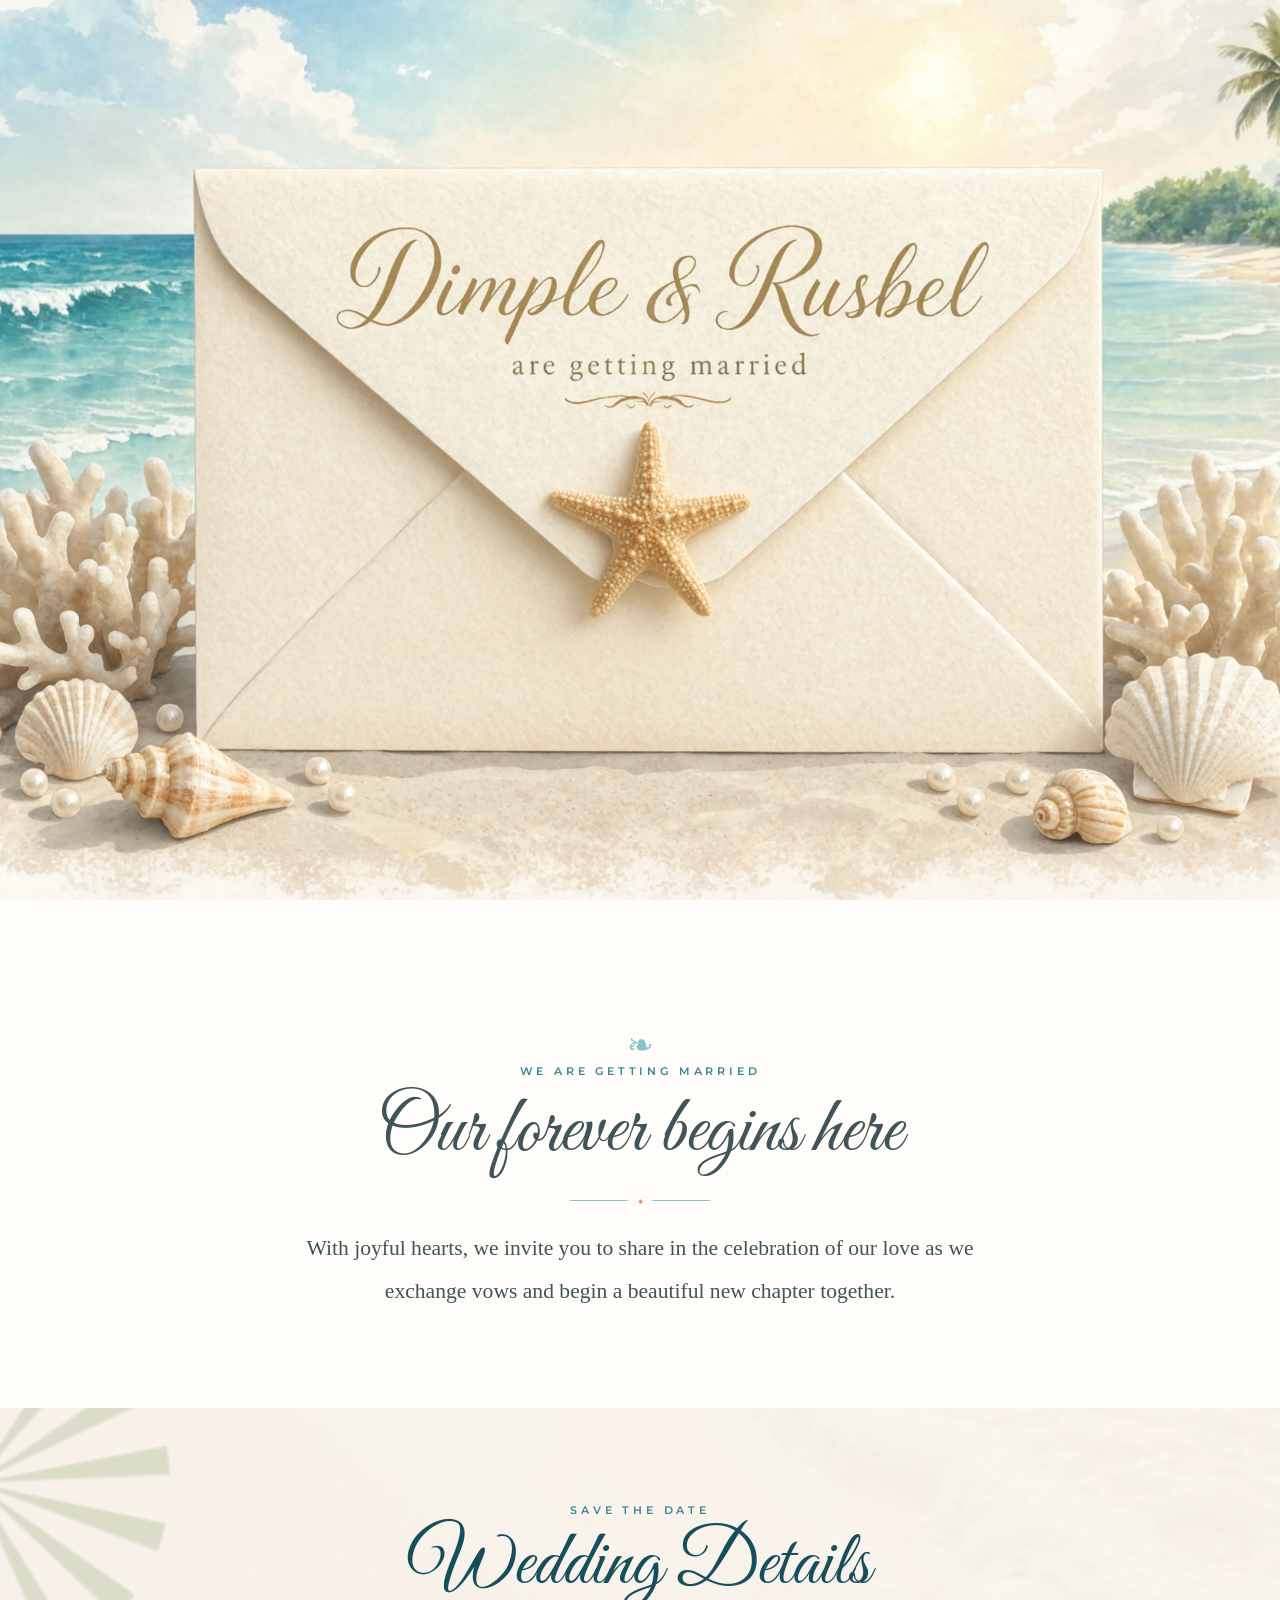
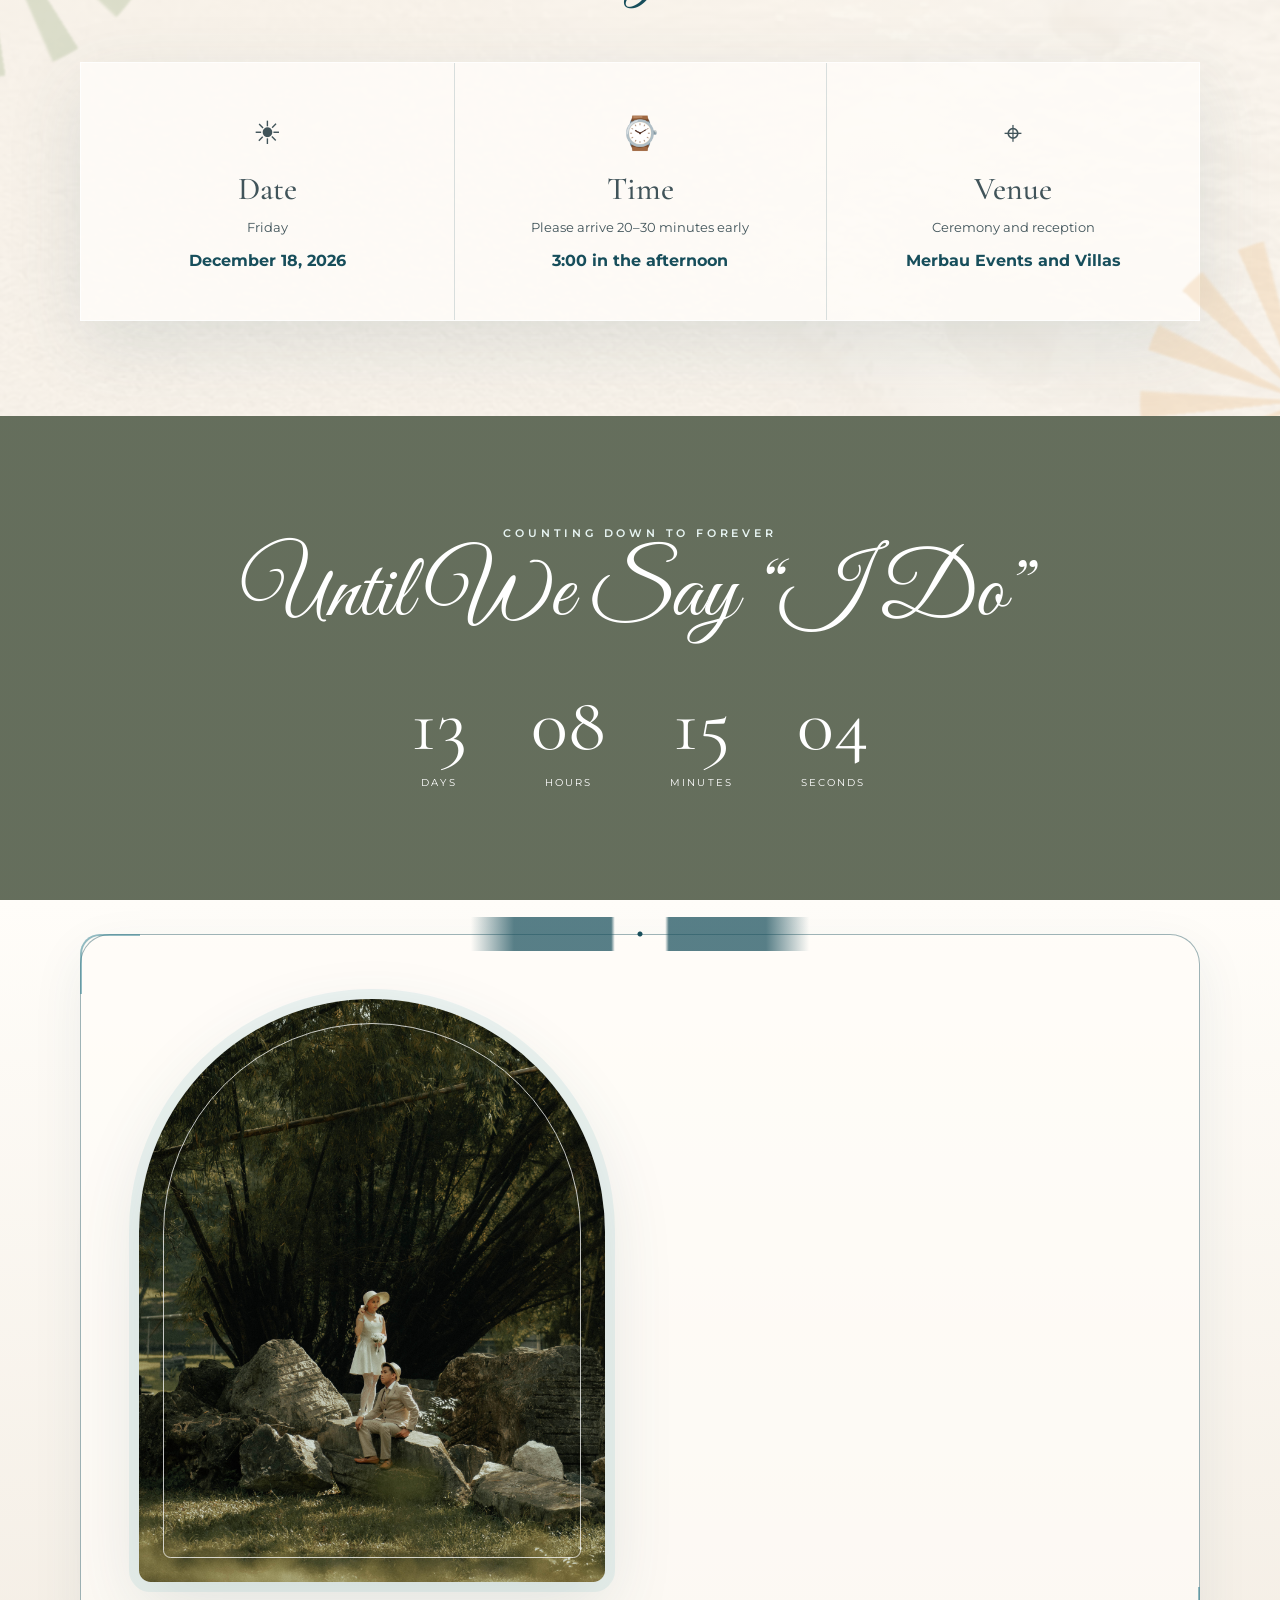
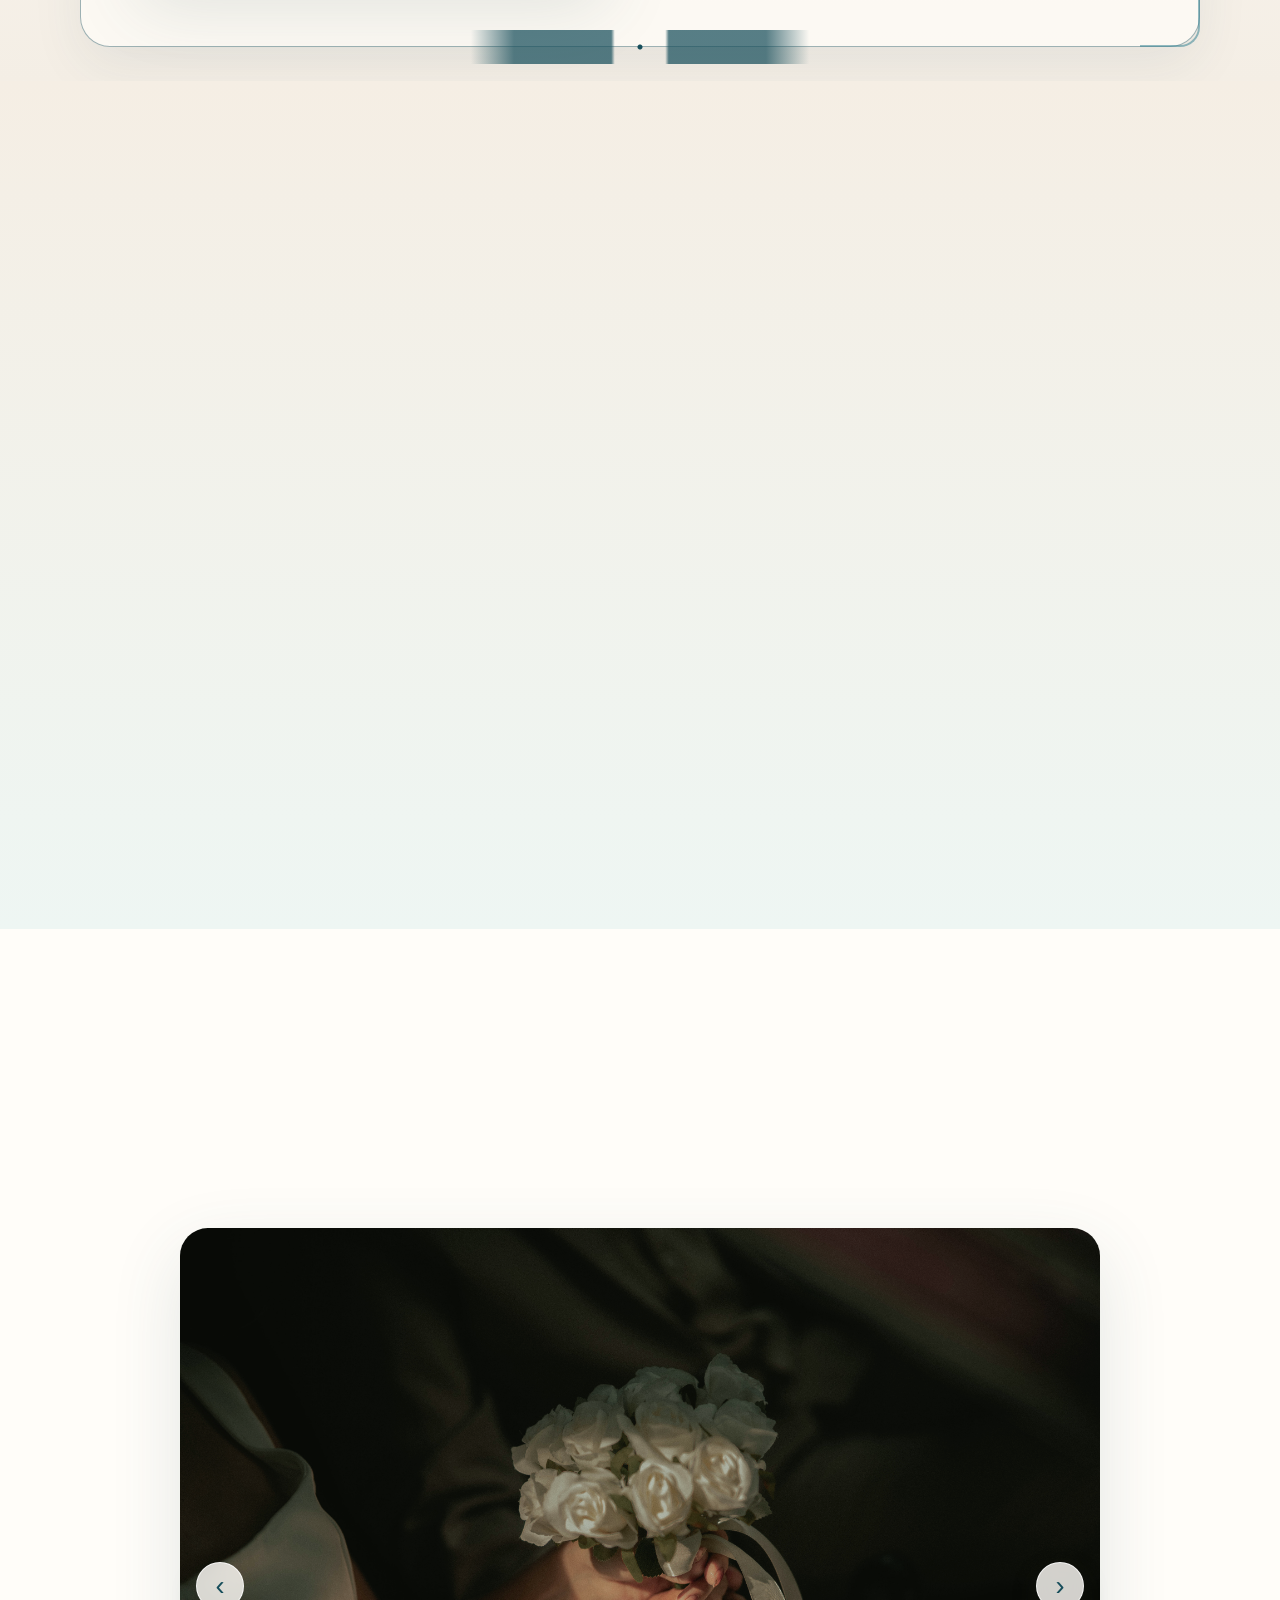
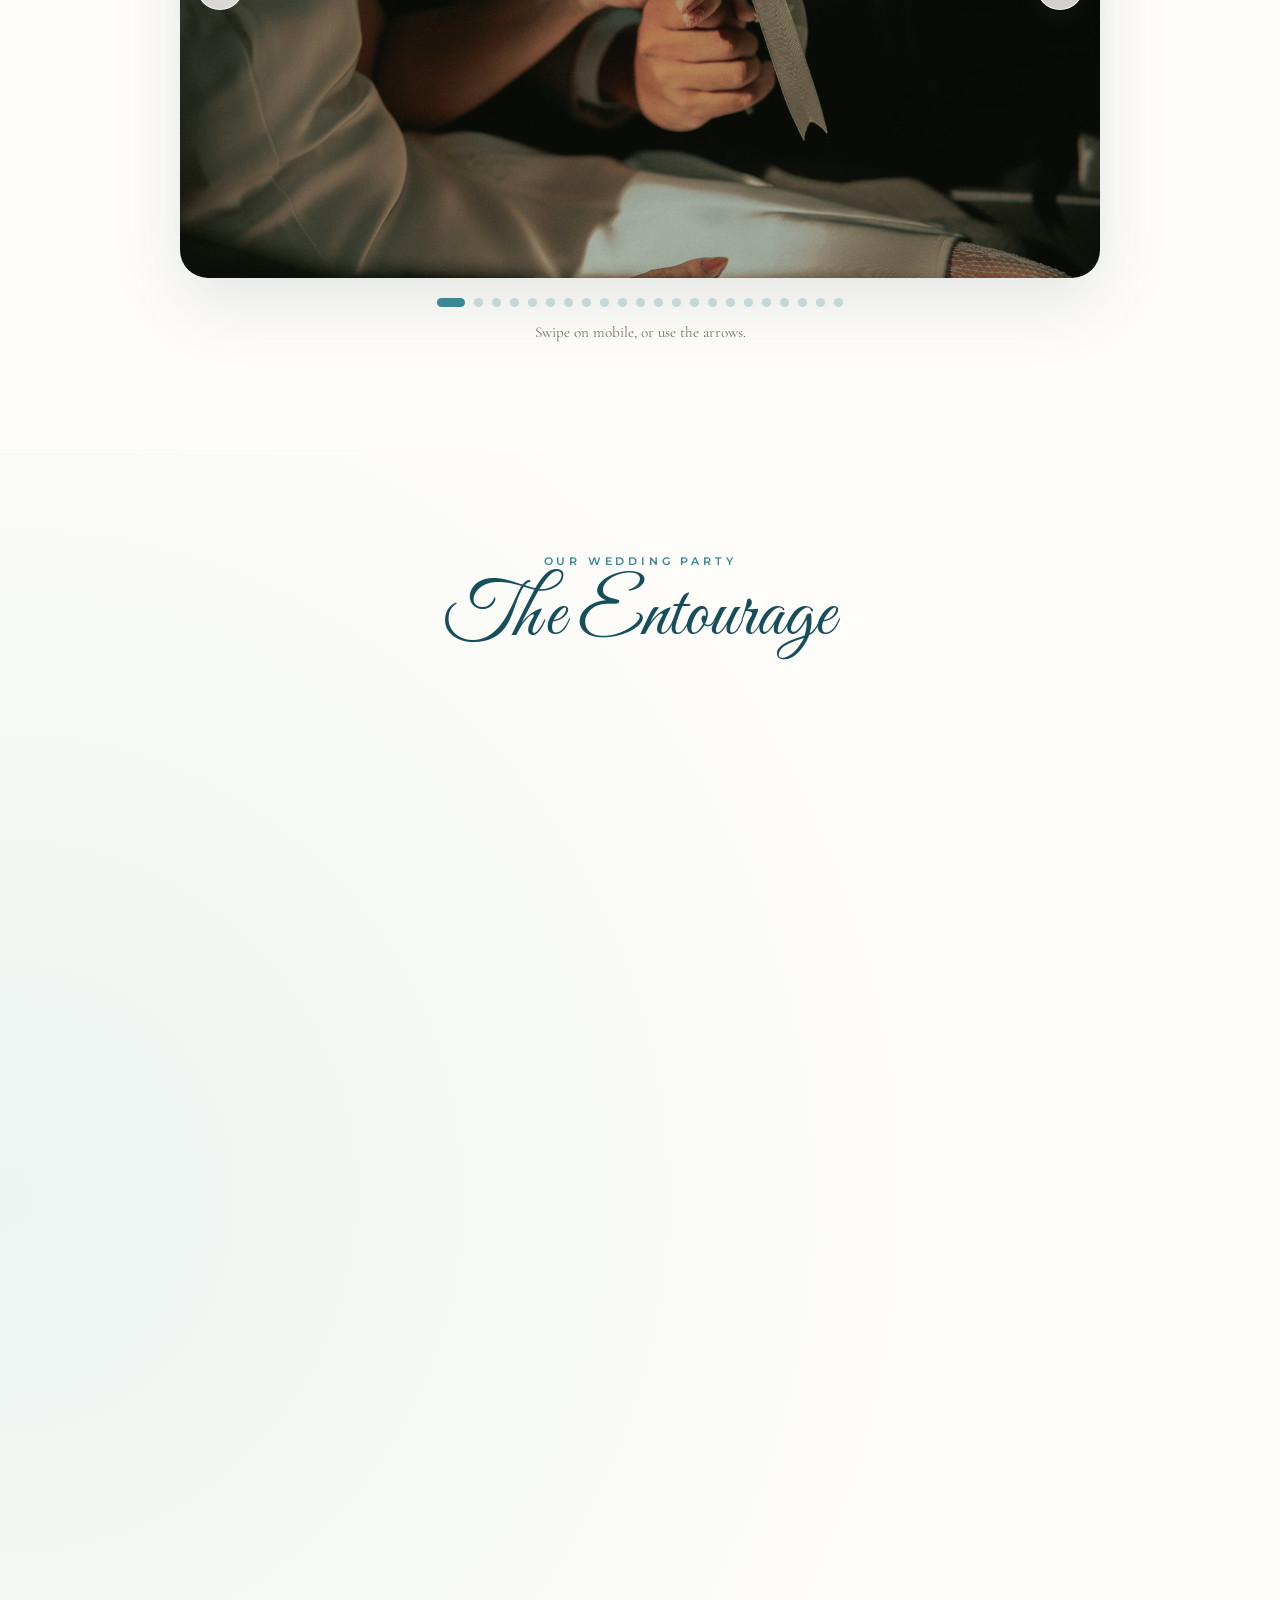
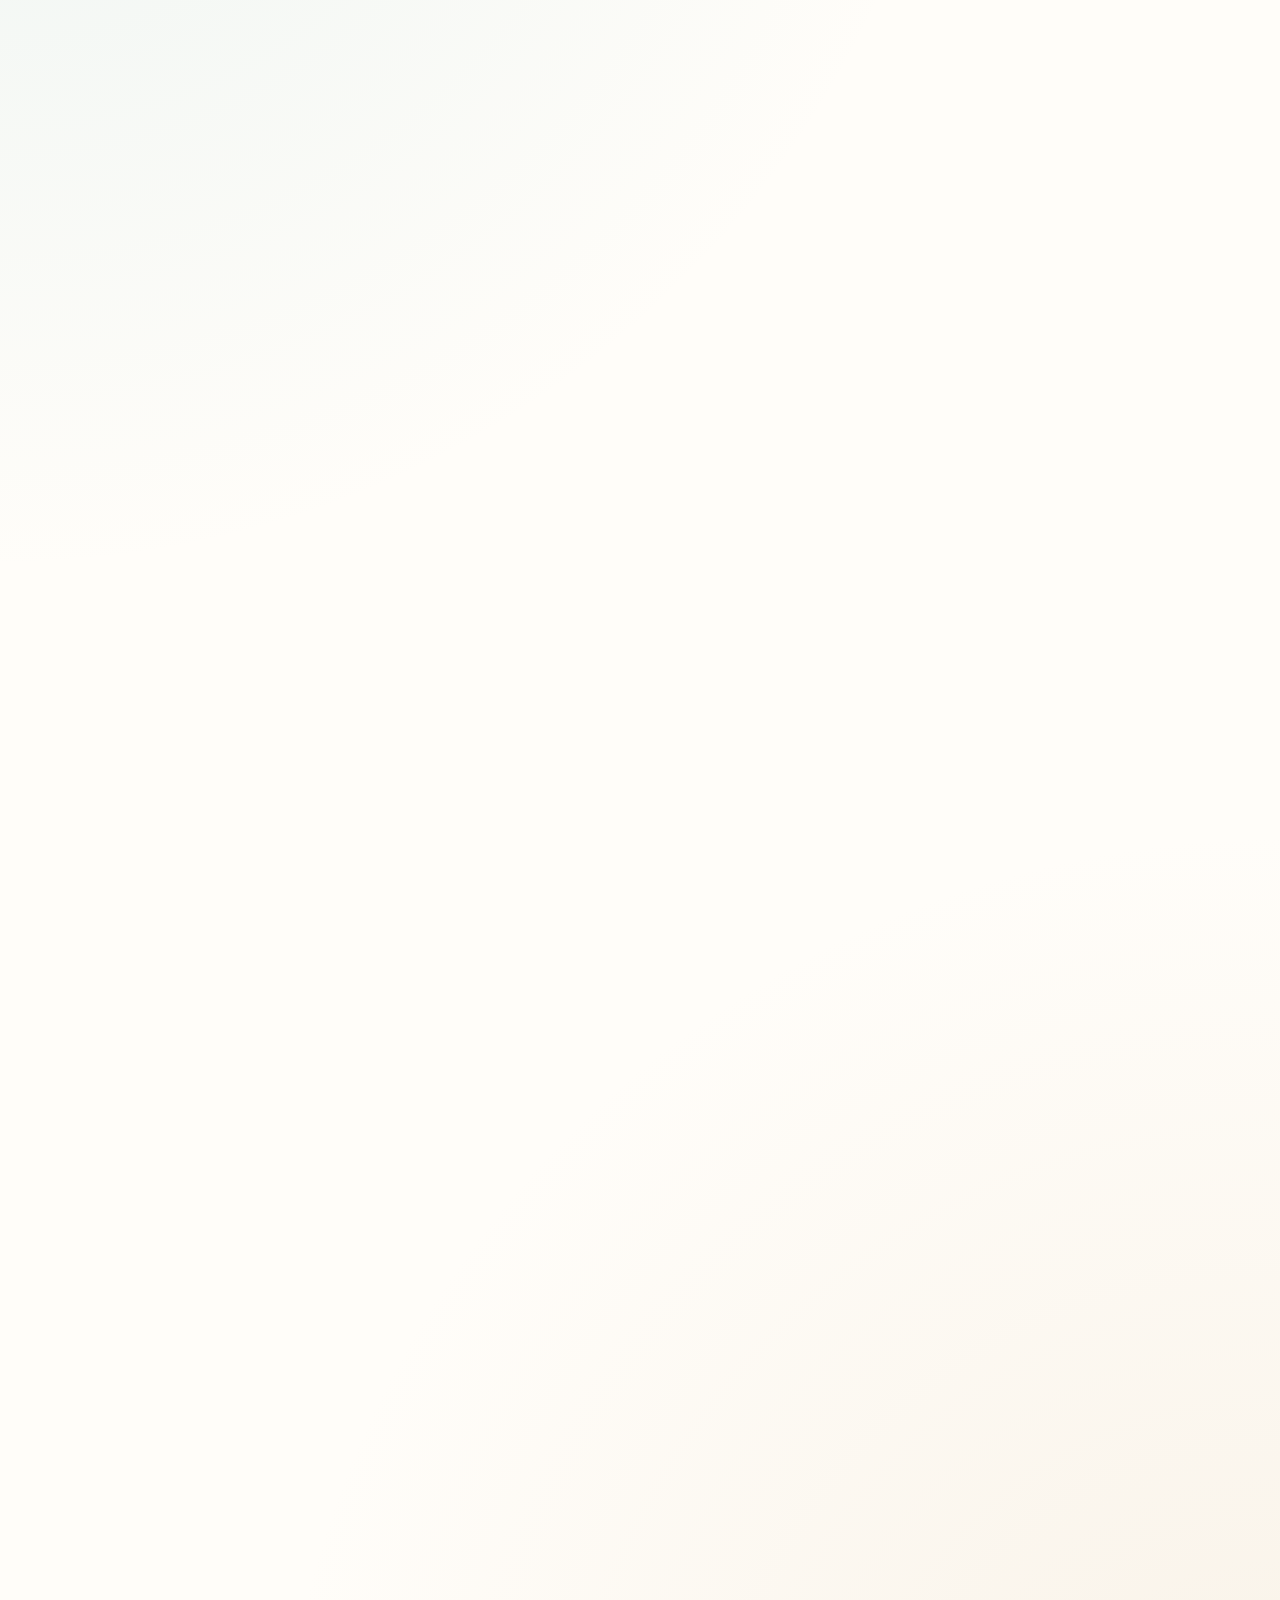
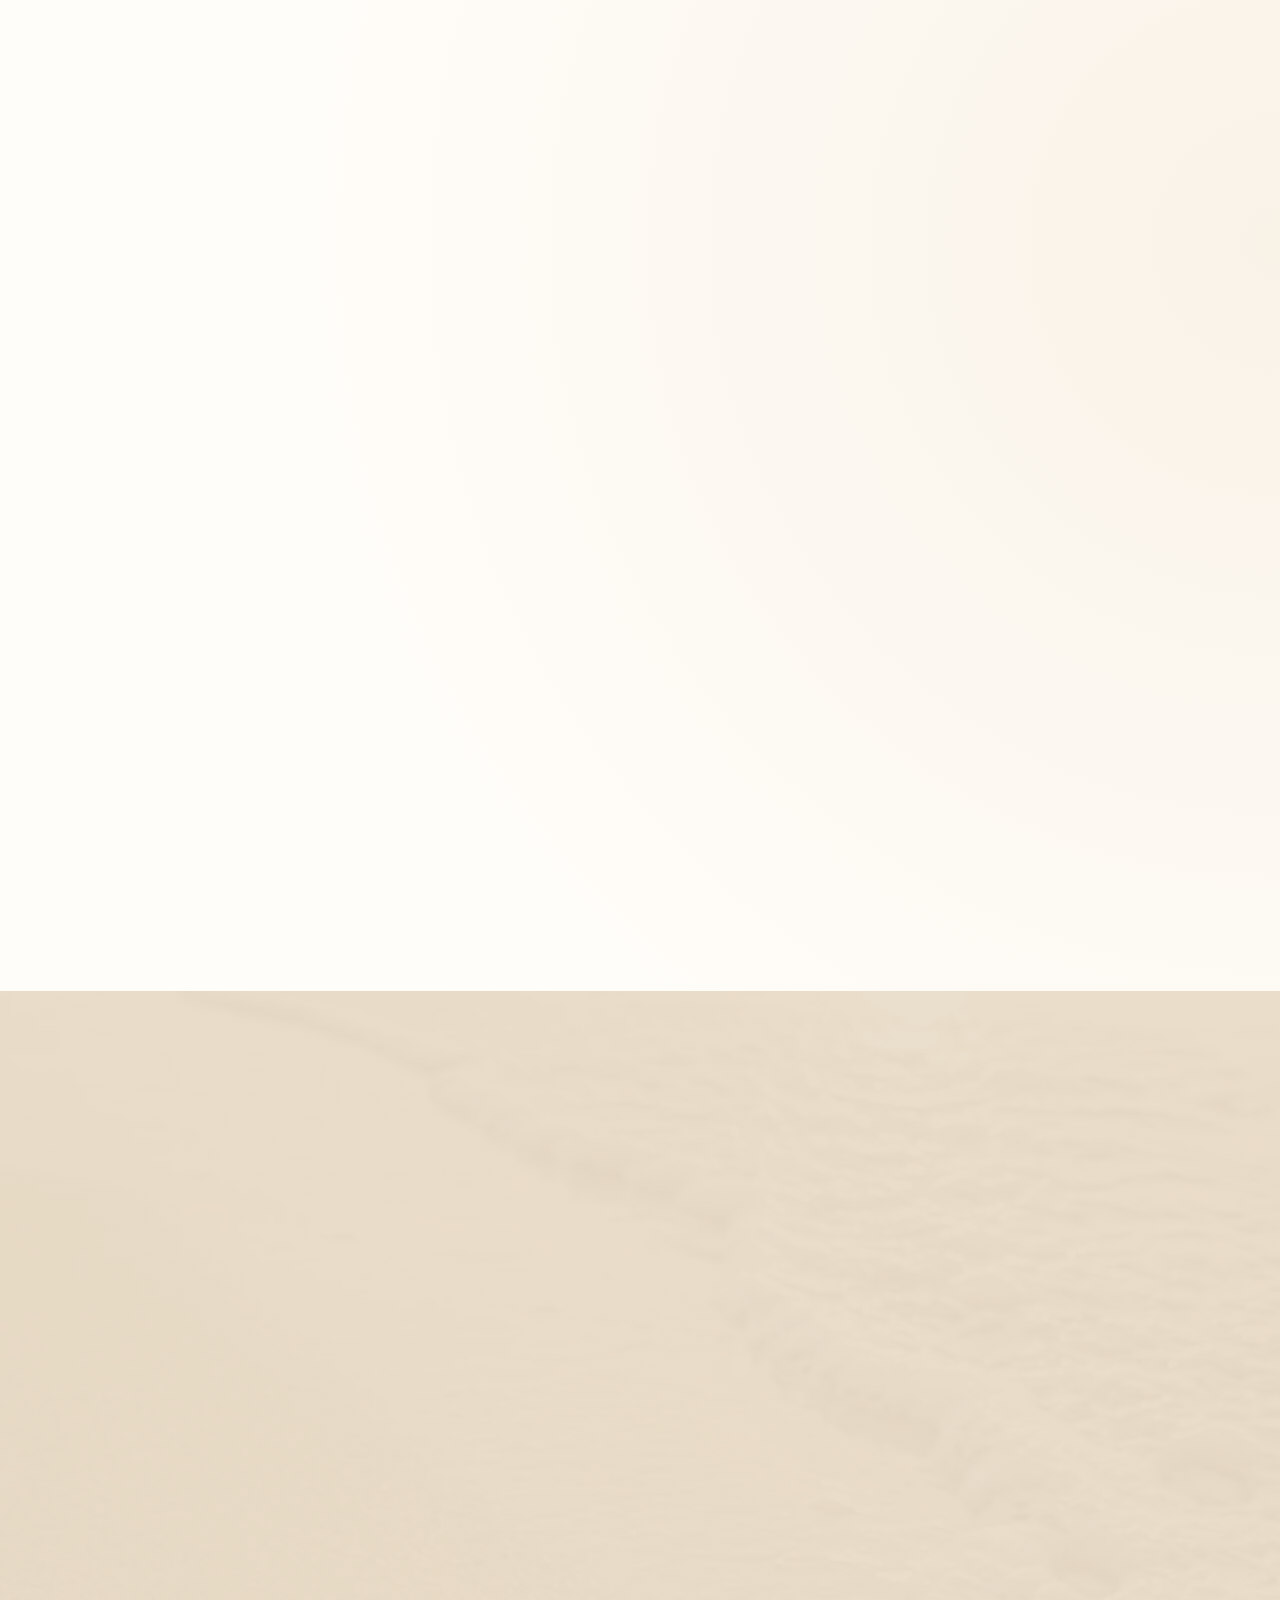
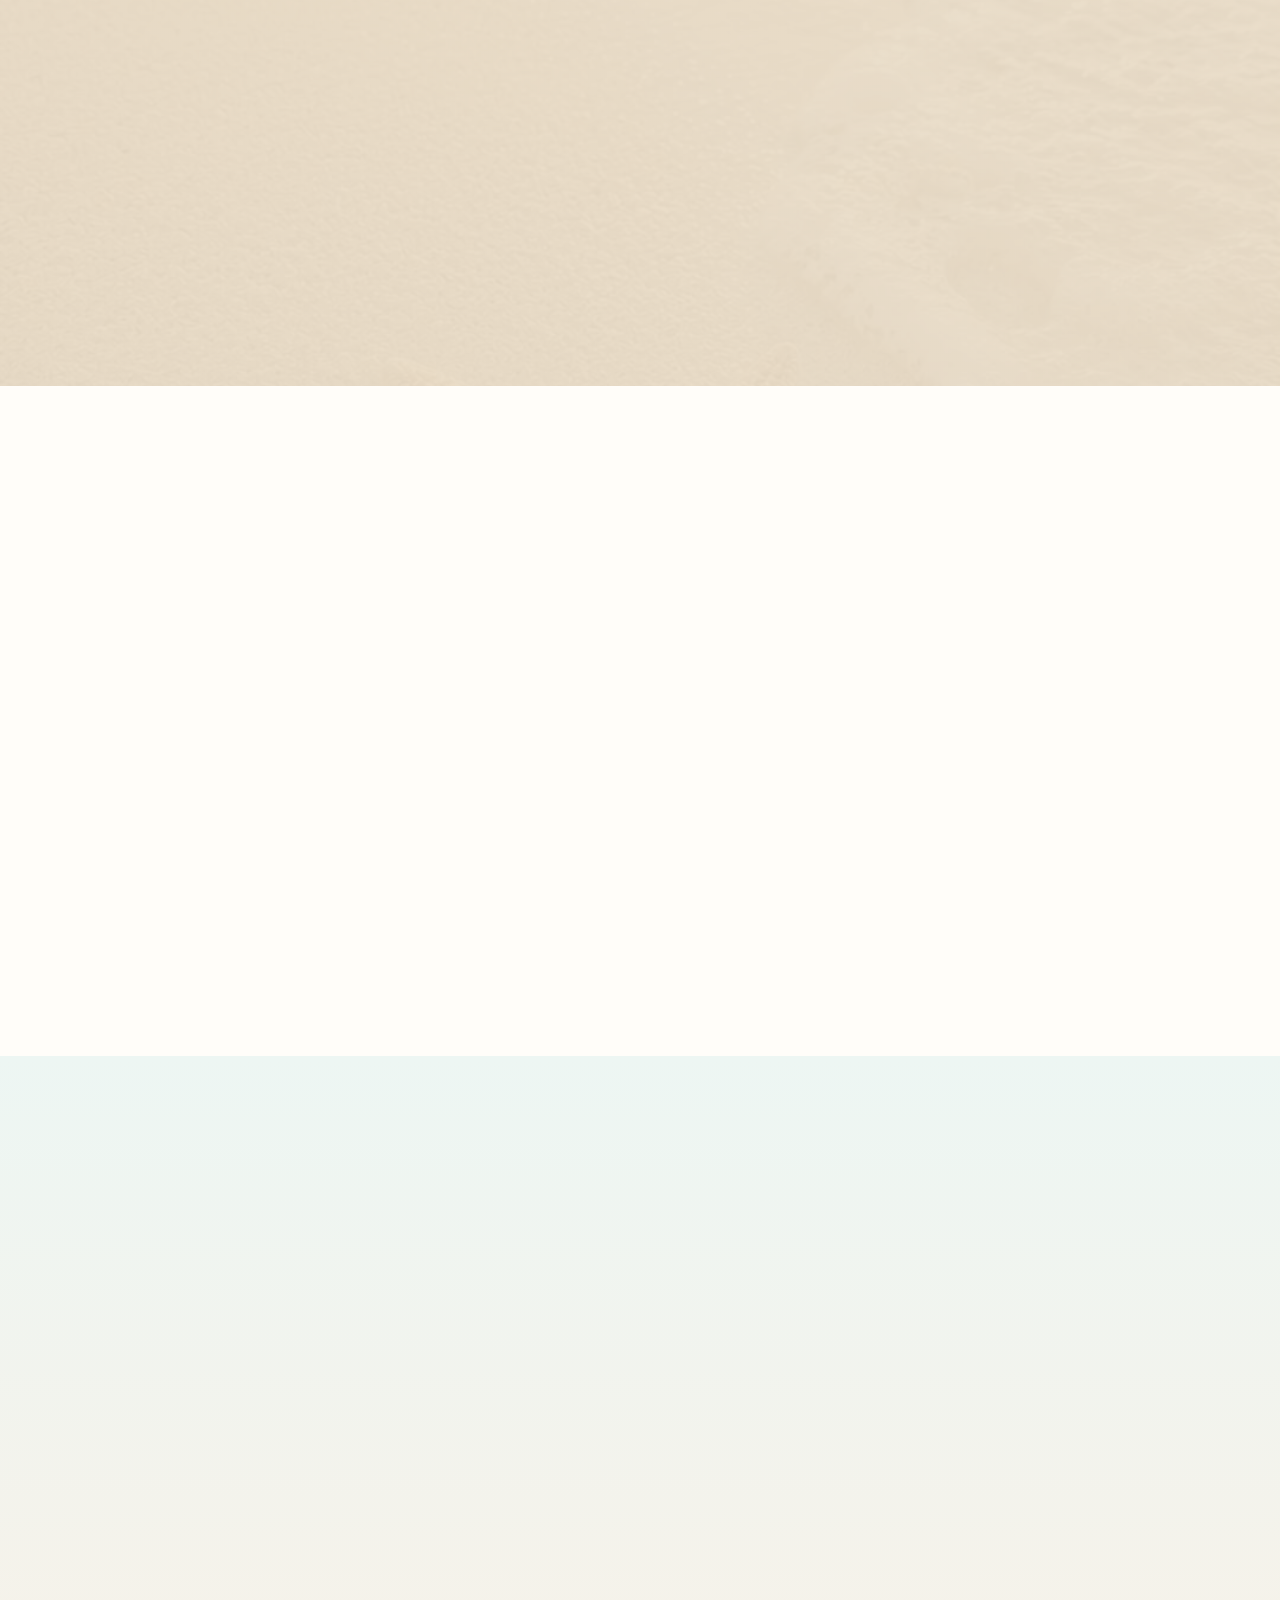
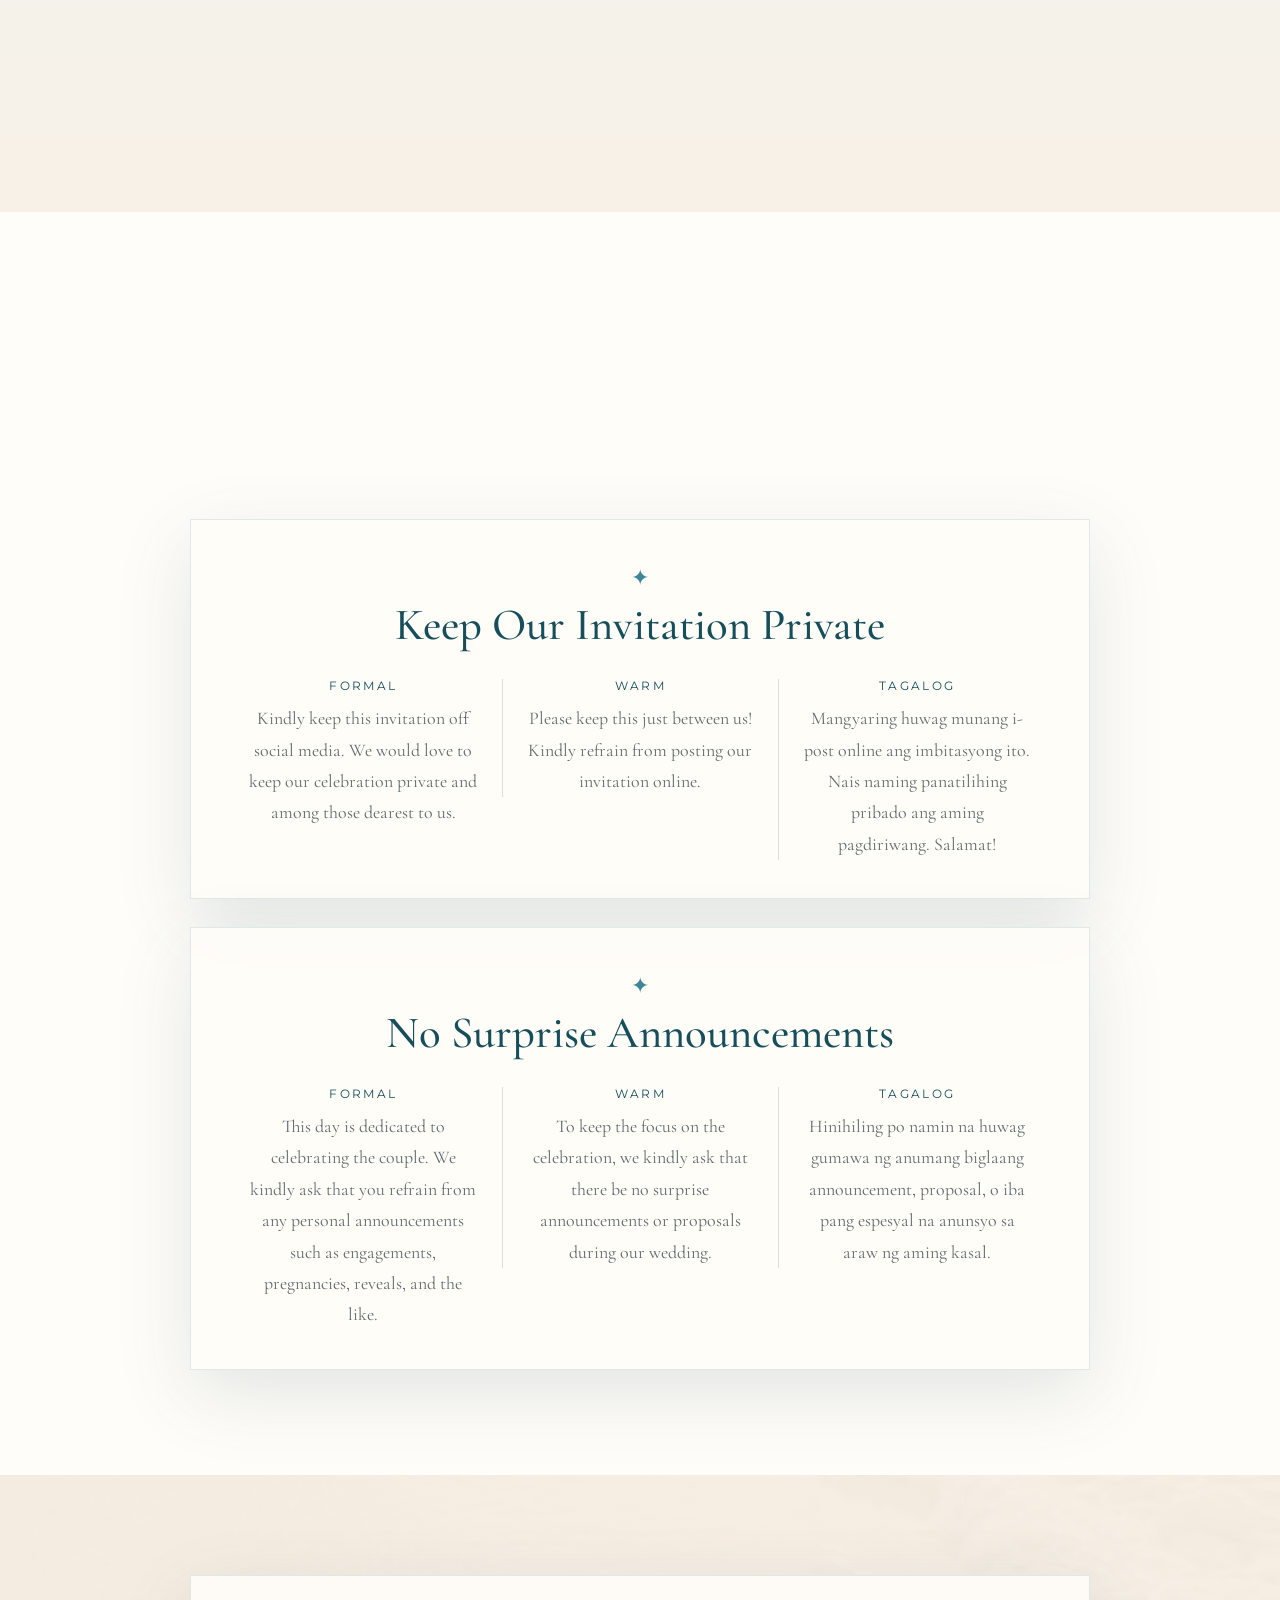
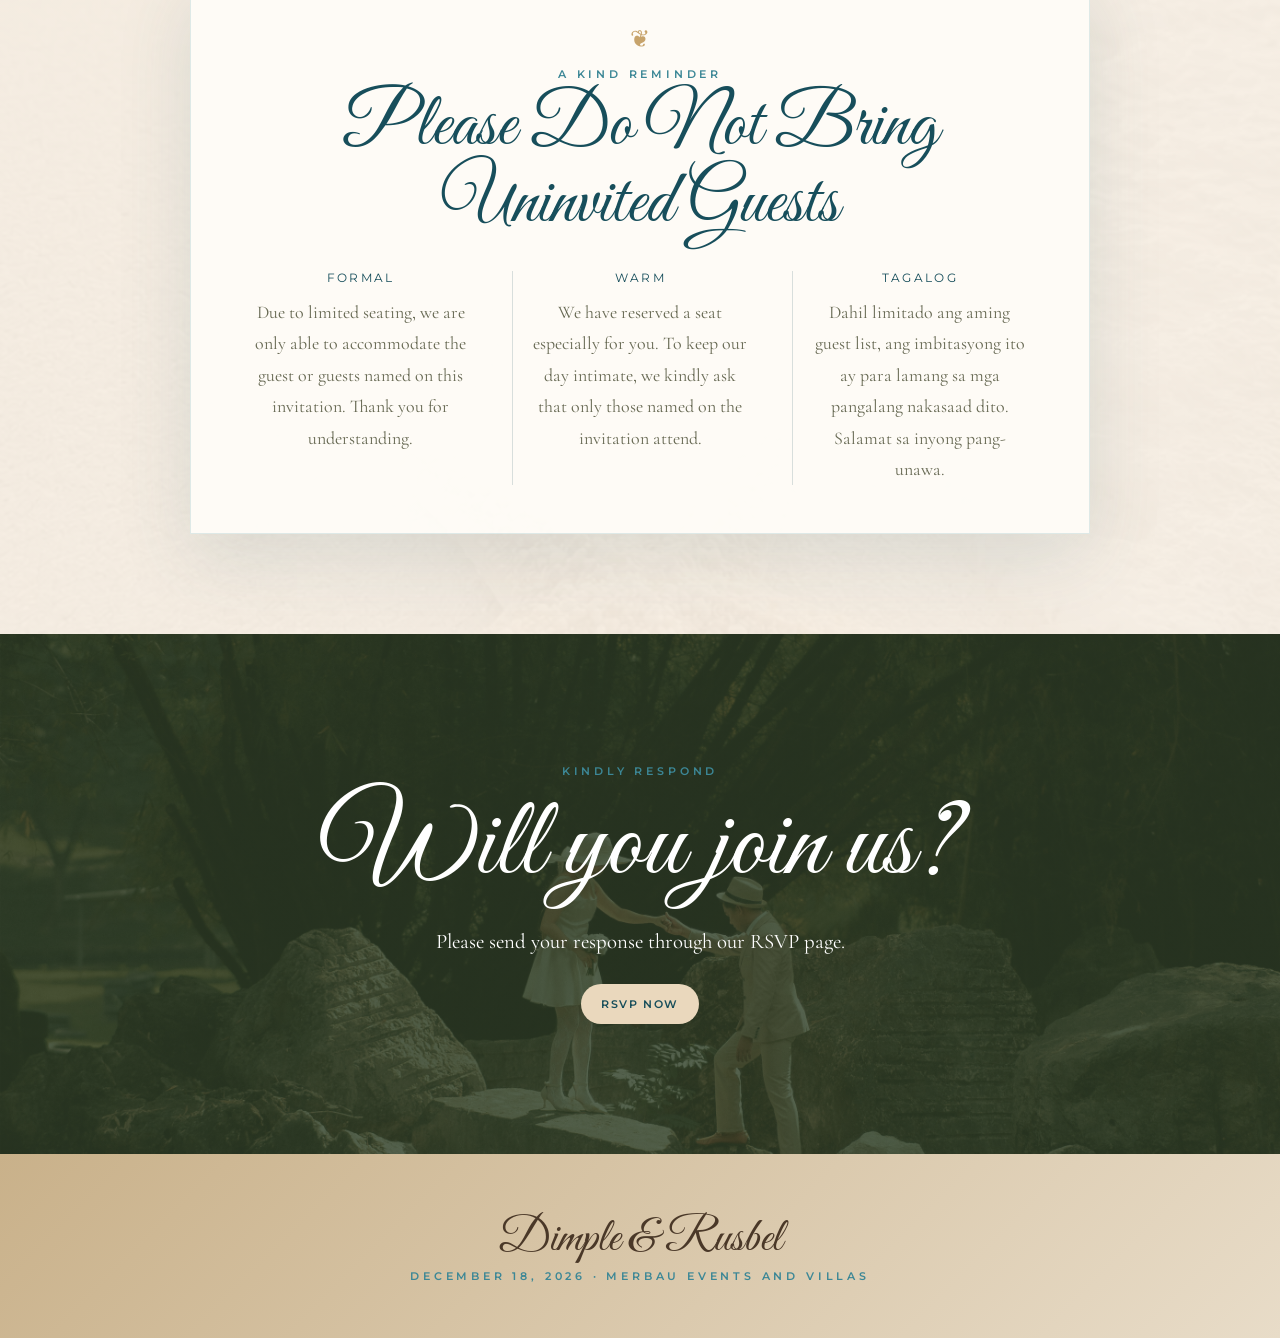
<file: index.html>
<!doctype html>
<html lang="en">
<head>
  <meta charset="utf-8">
  <meta name="viewport" content="width=device-width, initial-scale=1">
  <title>Dimple & Rusbel | Wedding Invitation</title>
  <meta name="description" content="You are invited to celebrate the wedding of Dimple and Rusbel.">
  <link rel="preconnect" href="https://fonts.googleapis.com">
  <link rel="preconnect" href="https://fonts.gstatic.com" crossorigin>
  <link href="https://fonts.googleapis.com/css2?family=Cormorant+Garamond:wght@400;500;600&family=Great+Vibes&family=Montserrat:wght@400;500;600&display=swap" rel="stylesheet">
  <link rel="stylesheet" href="css/style.css">

</head>
<body class="ocean-theme">
  <div class="opening" id="opening" aria-label="Wedding invitation opening">
    <div class="opening-stage envelope-stage" id="envelopeStage">
      <div class="ocean-envelope-wrap" id="openInvitation" role="button" tabindex="0" aria-label="Open wedding invitation">
        <picture class="ocean-envelope-picture">
          <source
            media="(max-width: 600px)"
            srcset="images/ocean-wedding-envelope-mobile.png"
          >
          <img
            class="ocean-envelope-image"
            src="images/ocean-wedding-envelope.png"
            alt="Dimple and Rusbel ocean wedding invitation envelope"
          >
        </picture>

        <span class="starfish-click-target" aria-hidden="true"></span>
      </div>
    </div>

    <div class="opening-stage video-stage is-hidden" id="videoStage" aria-hidden="true">
      <video class="intro-video" id="introVideo" preload="auto" playsinline webkit-playsinline>
        <source id="introVideoSource" src="video/pc_and_tablet.mp4" type="video/mp4">
      </video>
    </div>
  </div>

  <header><div class="shell nav"><a class="brand" href="#home">D & R</a><nav class="nav-links"><a href="#details">Details</a><a href="#schedule">Schedule</a><a href="#gallery">Gallery</a><a href="#entourage">Entourage</a><a href="#dress-code">Dress Code</a><a href="html/rsvp.html" class="pill">RSVP</a></nav></div></header>

  <main>
    <section class="hero" id="home"><div class="hero-content"><h1 class="script" data-bind="coupleNames"></h1><div class="date" data-bind="weddingDateShort"></div></div><div class="scroll">Scroll to discover</div></section>

    <section class="intro"><div class="shell reveal"><div class="leaf">❧</div><div class="eyebrow" data-content="intro.eyebrow"></div><h2 class="serif" data-content="intro.title"></h2><div class="ornament"></div><p data-content="intro.text"></p></div></section>

    <section class="details" id="details"><div class="shell"><div class="section-title reveal"><div class="eyebrow">Save the date</div><h2 class="serif">Wedding Details</h2></div><div class="detail-grid reveal" id="detailGrid"><article class="detail-card"><div class="icon">☀</div><h3>Date</h3><p>Friday</p><strong>December 18, 2026</strong></article><article class="detail-card"><div class="icon">⌚</div><h3>Time</h3><p>Please arrive 20–30 minutes early</p><strong>3:00 in the afternoon</strong></article><article class="detail-card"><div class="icon">⌖</div><h3>Venue</h3><p>Ceremony and reception</p><strong>Batangas Events and Villas</strong></article></div></div></section>

    <section class="countdown-wrap"><div class="shell reveal"><div class="eyebrow">Counting down to forever</div><h2 class="serif">Until We Say “I Do”</h2><div class="countdown"><div class="count-item"><b id="days">00</b><span>Days</span></div><div class="count-item"><b id="hours">00</b><span>Hours</span></div><div class="count-item"><b id="minutes">00</b><span>Minutes</span></div><div class="count-item"><b id="seconds">00</b><span>Seconds</span></div></div></div></section>

    <section class="story story-framed"><div class="shell story-grid"><div class="story-photo reveal"></div><div class="story-copy reveal"><div class="eyebrow" data-content="story.eyebrow"></div><h2 class="serif" data-content="story.title"></h2><p data-content="story.text"></p><div class="signature script" data-bind="coupleNames"></div></div></div></section>

    <section class="schedule" id="schedule"><div class="shell"><div class="section-title reveal"><div class="eyebrow">The celebration</div><h2 class="serif">Order of Events</h2></div><div class="timeline reveal" id="scheduleTimeline"><article class="event"><div class="event-time">2:30 PM</div><div class="event-mark"></div><div class="event-info"><h3>Guest Arrival</h3><p>Welcome, registration, and seating before the ceremony.</p></div></article><article class="event"><div class="event-time">3:00 PM</div><div class="event-mark"></div><div class="event-info"><h3>Wedding Ceremony</h3><p>We exchange vows surrounded by family and friends.</p></div></article><article class="event"><div class="event-time">4:30 PM</div><div class="event-mark"></div><div class="event-info"><h3>Photos & Cocktails</h3><p>Portraits, refreshments, and relaxed conversations.</p></div></article><article class="event"><div class="event-time">5:30 PM</div><div class="event-mark"></div><div class="event-info"><h3>Reception</h3><p>Dinner, speeches, cake, music, and dancing.</p></div></article></div></div></section>

    <section class="gallery" id="gallery">
        <div class="shell">
            <div class="section-title reveal">
                <div class="eyebrow">Memories together</div>
                <h2 class="serif">Our Gallery</h2>
                <p>Swipe left or right to browse our photos.</p>
            </div>

            <div class="gallery-carousel reveal" id="galleryCarousel">
                <div class="gallery-viewport">
                    <div class="gallery-track" id="galleryTrack"></div>
                </div>

                <button
                    class="gallery-arrow prev"
                    id="galleryPrev"
                    type="button"
                    aria-label="Previous photo"
                >
                    ‹
                </button>

                <button
                    class="gallery-arrow next"
                    id="galleryNext"
                    type="button"
                    aria-label="Next photo"
                >
                    ›
                </button>

                <div
                    class="gallery-dots"
                    id="galleryDots"
                    aria-label="Gallery navigation"
                ></div>

                <div class="gallery-hint">
                    Swipe on mobile, or use the arrows.
                </div>
            </div>
        </div>
    </section>

    <section class="entourage" id="entourage"><div class="shell"><div class="section-title reveal"><div class="eyebrow">Our wedding party</div><h2 class="serif">The Entourage</h2></div><p class="entourage-intro reveal">With grateful hearts, we honor the family and friends who will stand beside us as we begin our journey as husband and wife.</p><div class="entourage-grid">
      <section class="formal-entourage-block reveal">
        <h3 class="formal-entourage-title">With the Blessings of Our Parents</h3>
        <div class="formal-pairs">
          <div class="formal-pair-name" data-entourage="groomParentFather"></div>
          <div class="formal-pair-name" data-entourage="brideParentFather"></div>
          <div class="formal-pair-name" data-entourage="groomParentMother"></div>
          <div class="formal-pair-name" data-entourage="brideParentMother"></div>
        </div>
      </section>
      <section class="formal-entourage-block reveal">
        <h3 class="formal-entourage-title">Principal Sponsors</h3>
        <p class="formal-entourage-subtitle">to stand as witnesses to our vows</p>
        <div class="formal-sponsor-columns">
          <div class="formal-sponsor-column">
            <h4>Ninong</h4>
            <div class="formal-sponsor-list">
              <div class="formal-sponsor-name" data-entourage="ninong1"></div>
              <div class="formal-sponsor-name" data-entourage="ninong2"></div>
              <div class="formal-sponsor-name" data-entourage="ninong3"></div>
              <div class="formal-sponsor-name" data-entourage="ninong4"></div>
              <div class="formal-sponsor-name" data-entourage="ninong5"></div>
              <div class="formal-sponsor-name" data-entourage="ninong6"></div>
            </div>
          </div>
          <div class="formal-sponsor-column">
            <h4>Ninang</h4>
            <div class="formal-sponsor-list">
              <div class="formal-sponsor-name" data-entourage="ninang1"></div>
              <div class="formal-sponsor-name" data-entourage="ninang2"></div>
              <div class="formal-sponsor-name" data-entourage="ninang3"></div>
              <div class="formal-sponsor-name" data-entourage="ninang4"></div>
              <div class="formal-sponsor-name" data-entourage="ninang5"></div>
              <div class="formal-sponsor-name" data-entourage="ninang6"></div>
            </div>
          </div>
        </div>
      </section>

      <article class="honor-pair-card reveal">
        <h3 class="honor-pair-title">To Assist Us in Our Needs</h3>
        <p class="honor-pair-saying">With love and gratitude, standing beside us on our special day</p>
        <div class="honor-pair-grid">
          <div class="honor-pair-cell"><span class="honor-role">Best Man</span><span class="honor-name" data-entourage="bestMan"></span></div>
          <div class="honor-pair-cell"><span class="honor-role">Maid of Honor</span><span class="honor-name" data-entourage="maidOfHonor"></span></div>
          <div class="honor-pair-cell"><span class="honor-role">Co-Best Man</span><span class="honor-name" data-entourage="coBestMan"></span></div>
          <div class="honor-pair-cell"><span class="honor-role">Matron of Honor</span><span class="honor-name" data-entourage="matronOfHonor"></span></div>
        </div>
      </article>
      <article class="entourage-card uniform-wide reveal"><h3>Cord</h3><p class="entourage-saying">To bind us together in love</p><div class="people-row"><div class="person"><span class="person-name" data-entourage="cordFemale"></span><span class="person-role">Cord</span></div><div class="person"><span class="person-name" data-entourage="cordMale"></span><span class="person-role">Cord</span></div></div></article>
      <article class="entourage-card uniform-wide reveal"><h3>Veil</h3><p class="entourage-saying">To clothe us in unity and protection</p><div class="people-row"><div class="person"><span class="person-name" data-entourage="veilFemale"></span><span class="person-role">Veil</span></div><div class="person"><span class="person-name" data-entourage="veilMale"></span><span class="person-role">Veil</span></div></div></article>
      <article class="entourage-card uniform-wide reveal"><h3>Candle</h3><p class="entourage-saying">To light our path with faith, love, and guidance</p><div class="people-row"><div class="person"><span class="person-name" data-entourage="candleFemale"></span><span class="person-role">Candle</span></div><div class="person"><span class="person-name" data-entourage="candleMale"></span><span class="person-role">Candle</span></div></div></article>
      <article class="entourage-card uniform-wide reveal">
        <h3>Bridesmaids &amp; Groomsmen</h3>
        <p class="entourage-saying">To stand beside us in love and friendship</p>
        <div class="people-row">
          <div class="person"><span class="person-role">Bridesmaids</span><span class="person-name" data-entourage="bridesmaid1"></span><span class="person-name" data-entourage="bridesmaid2"></span></div>
          <div class="person"><span class="person-role">Groomsmen</span><span class="person-name" data-entourage="groomsman1"></span><span class="person-name" data-entourage="groomsman2"></span></div>
        </div>
      </article>
       <article class="entourage-card uniform-wide reveal"><h3>Ring Bearer</h3><p class="entourage-saying">To carry the rings that seal our vows</p><div class="people-row"><div class="person"><span class="person-name" data-entourage="ringBearer"></span><span class="person-role">Ring Bearer</span></div></div></article>
      <article class="entourage-card uniform-wide reveal"><h3>Coin Bearer</h3><p class="entourage-saying">To symbolize blessings and shared prosperity</p><div class="people-row"><div class="person"><span class="person-name" data-entourage="coinBearer"></span><span class="person-role">Coin Bearer</span></div></div></article>
      <article class="entourage-card uniform-wide reveal"><h3>Bible Bearer</h3><p class="entourage-saying">To carry the Word that guides our marriage</p><div class="people-row"><div class="person"><span class="person-name" data-entourage="bibleBearer"></span><span class="person-role">Bible Bearer</span></div></div></article>
     
      <article class="entourage-card wide reveal"><h3>Banner Bearers</h3><p class="entourage-saying">To proudly lead the way in our celebration</p><div class="people-row"><div class="person"><span class="person-name" data-entourage="bannerBearer1"></span><span class="person-role">Banner Bearer</span></div><div class="person"><span class="person-name" data-entourage="bannerBearer2"></span><span class="person-role">Banner Bearer</span></div><div class="person"><span class="person-name" data-entourage="bannerBearer3"></span><span class="person-role">Banner Bearer</span></div></div></article>
    </div></div></section>

    <section class="dress" id="dress-code">
      <div class="shell">
        <div class="section-title reveal">
          <div class="eyebrow" data-content="dressCode.eyebrow"></div>
          <h2 class="serif" data-content="dressCode.title"></h2>
        </div>

        <div class="dress-card reveal">
          <img
            id="dressCodeImage"
            src=""
            alt=""
          >
        </div>

        <p class="dress-note reveal" data-content="dressCode.note"></p>
      </div>
    </section>

    <section class="venue" id="venue">
      <div class="shell">
        <div class="venue-card reveal">
          <div class="venue-copy">

            <div class="eyebrow" data-content="venue.eyebrow"></div>

            <h2 class="serif" data-content="venue.title"></h2>

            <p data-content="venue.description"></p>

            <a
              class="primary-btn"
              id="venueMapsLink"
              href="#"
              target="_blank"
              rel="noopener"
            >
              Open Google Maps
            </a>

          </div>

          <iframe
            class="map"
            id="venueMap"
            title="Wedding venue map"
            src=""
            loading="lazy">
          </iframe>

        </div>
      </div>
    </section>

    <section class="faq" id="faq">
      <div class="shell">
        <div class="section-title reveal">
          <div class="eyebrow">Good to know</div>
          <h2 class="serif">FAQ</h2>
        </div>

        <div class="faq-list reveal" id="faqList"></div>
      </div>
    </section>

    <section class="rules" id="invitation-rules">
      <div class="shell">

        <div class="section-title reveal">
          <div class="eyebrow" data-content="invitationRules.eyebrow"></div>
          <h2 class="serif" data-content="invitationRules.title"></h2>
        </div>

        <p
          class="rules-intro reveal"
          data-content="invitationRules.intro">
        </p>

        <div class="rules-grid" id="invitationRulesGrid">
        </div>

      </div>
    </section>

    <section class="guest-note" id="guest-reminder">
      <div class="shell">
        <article class="guest-note-card reveal">
          <div class="eyebrow">A kind reminder</div>
          <h2>Please Do Not Bring Uninvited Guests</h2>
          <div class="guest-note-grid">
            <div class="guest-note-block"><h3>Formal</h3><p>Due to limited seating, we are only able to accommodate the guest or guests named on this invitation. Thank you for understanding.</p></div>
            <div class="guest-note-block"><h3>Warm</h3><p>We have reserved a seat especially for you. To keep our day intimate, we kindly ask that only those named on the invitation attend.</p></div>
            <div class="guest-note-block"><h3>Tagalog</h3><p>Dahil limitado ang aming guest list, ang imbitasyong ito ay para lamang sa mga pangalang nakasaad dito. Salamat sa inyong pang-unawa.</p></div>
          </div>
        </article>
      </div>
    </section>

    <section class="rsvp-banner" id="rsvp"><div class="reveal"><div class="eyebrow">Kindly respond</div><h2 class="script">Will you join us?</h2><p>Please send your response through our RSVP page.</p><a class="primary-btn" href="html/rsvp.html">RSVP Now</a></div></section>
  </main>
  <footer><div class="footer-names script" data-bind="coupleNames"></div><div class="eyebrow" data-bind="footerLine"></div></footer>

  <script src="js/script.js"></script>
</body>
</html>
</file>
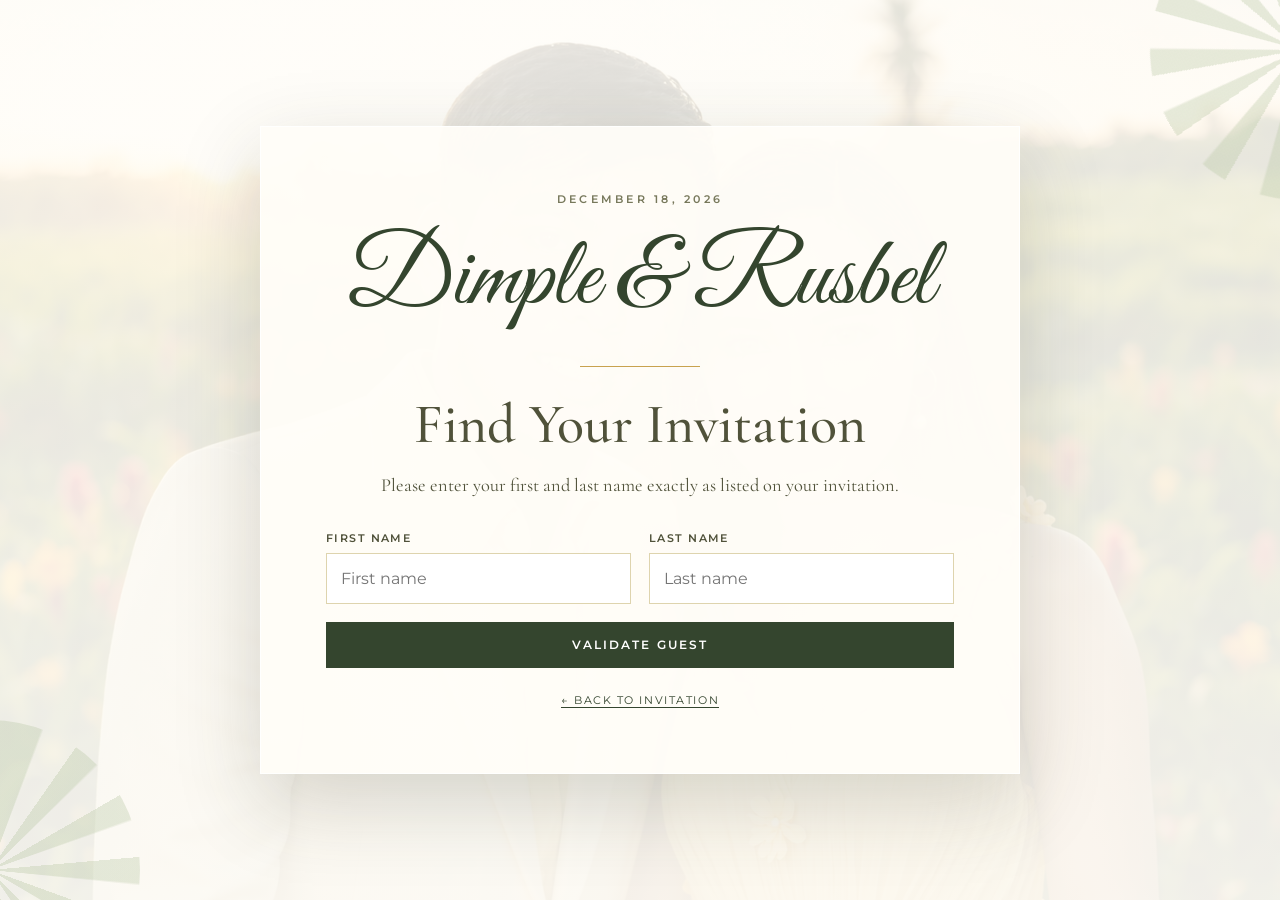
<file: html/rsvp.html>
<!doctype html>
<html lang="en">
<head>
  <meta charset="utf-8"><meta name="viewport" content="width=device-width,initial-scale=1">
  <title>RSVP | Dimple & Rusbel</title>
  <link rel="preconnect" href="https://fonts.googleapis.com"><link rel="preconnect" href="https://fonts.gstatic.com" crossorigin>
  <link href="https://fonts.googleapis.com/css2?family=Cormorant+Garamond:wght@400;500;600&family=Great+Vibes&family=Montserrat:wght@400;500;600&display=swap" rel="stylesheet">
  <link rel="stylesheet" href="../css/rsvp.css">
</head>
<body>
  <main class="card">
    <div class="eyebrow">December 18, 2026</div>
    <div class="names">Dimple & Rusbel</div>
    <div class="ornament"></div>

    <section id="guestValidationStep">
      <h1 class="title">Find Your Invitation</h1>
      <p class="intro">Please enter your first and last name exactly as listed on your invitation.</p>

      <form id="guestValidationForm" class="validation-form">
        <div>
          <label for="firstName">First Name</label>
          <input id="firstName" name="firstName" autocomplete="given-name" required placeholder="First name">
        </div>
        <div>
          <label for="lastName">Last Name</label>
          <input id="lastName" name="lastName" autocomplete="family-name" required placeholder="Last name">
        </div>
        <div class="full">
          <button class="submit" type="submit">Validate Guest</button>
          <div class="message validation-message" id="validationMessage"></div>
        </div>
      </form>
    </section>

    <section id="rsvpStep" hidden>
      <h1 class="title">Kindly RSVP</h1>
      <p class="intro">We found your invitation. Please send your response using the form below.</p>

      <section class="guest-note" aria-labelledby="guest-note-title">
        <h2 id="guest-note-title">Please Do Not Bring Uninvited Guests</h2>
        <div class="guest-note-block">
          <h3>Formal</h3>
          <p>Due to limited seating, we are only able to accommodate the guest or guests named on this invitation. Thank you for understanding.</p>
        </div>
        <div class="guest-note-divider"></div>
        <div class="guest-note-block">
          <h3>Warm</h3>
          <p>We have reserved a seat especially for you. To keep our day intimate, we kindly ask that only those named on the invitation attend.</p>
        </div>
        <div class="guest-note-divider"></div>
        <div class="guest-note-block">
          <h3>Tagalog</h3>
          <p>Dahil limitado ang aming guest list, ang imbitasyong ito ay para lamang sa mga pangalang nakasaad dito. Salamat sa inyong pang-unawa.</p>
        </div>
      </section>

        <div class="reserved-guest-count" id="reservedGuestCount" aria-live="polite"></div>
      <form id="rsvpForm">

        <div class="full">
          <label for="name">Name</label>
          <input id="name" name="name" autocomplete="name" required readonly>
        </div>
        <div class="full">
          <label for="attendance">Will you attend?</label>
          <select id="attendance" name="attendance" required>
            <option value="" selected disabled>Please select</option>
            <option value="Joyfully attending">Joyfully attending</option>
            <option value="Regretfully unable">Regretfully unable</option>
          </select>
        </div>
        <div class="full">
          <label for="notes">Notes</label>
          <textarea id="notes" name="notes" placeholder="Share a message, prayer, or special note"></textarea>
        </div>
        <div class="full">
          <button class="submit" type="submit">Send RSVP</button>
          <div class="message" id="message"></div>
        </div>
      </form>

      <button type="button" class="change-guest" id="changeGuest">← Validate a different guest</button>
    </section>

    <a class="back" href="../index.html">← Back to invitation</a>
  </main>
  <script src="../js/rsvp.js"></script>
</body>
</html>
</file>
<file: css/style.css>
:root{--ink:#50523a;--deep:#34452e;--dark-yellow:#9a6b00;--sage:#a9b993;--cream:#fffaf0;--paper:#fffdf8;--yellow:#f3d879;--gold:#c8a24f;--peach:#f7d6bf;--line:rgba(98,103,67,.23);--shadow:0 24px 70px rgba(75,72,44,.14)}
    *{box-sizing:border-box} html{scroll-behavior:smooth} body{margin:0;background:var(--paper);color:var(--ink);font-family:Montserrat,Arial,sans-serif;overflow-x:hidden}
    body::before{content:"";position:fixed;inset:0;pointer-events:none;opacity:.34;background-image:radial-gradient(rgba(95,95,65,.12) .55px,transparent .55px);background-size:5px 5px;z-index:20}
    a{color:inherit}.serif{font-family:"Cormorant Garamond",serif}.script{font-family:"Great Vibes",cursive}.eyebrow{font-size:.7rem;letter-spacing:.34em;text-transform:uppercase;font-weight:600;color:#707352}.shell{width:min(1120px,calc(100% - 32px));margin:auto}
    .opening{position:fixed;inset:0;background:linear-gradient(145deg,#fff9e8,#f5e5aa);z-index:99;display:grid;place-items:center;overflow:hidden;transition:opacity .9s ease,visibility .9s ease}.opening.hidden{opacity:0;visibility:hidden;pointer-events:none}
    .opening-stage{position:absolute;inset:0;display:grid;place-items:center;transition:opacity .7s ease,transform .7s ease,visibility .7s ease}.opening-stage.is-hidden{opacity:0;transform:scale(.94);visibility:hidden;pointer-events:none}
    .envelope{width:min(470px,88vw);text-align:center;padding:70px 34px 54px;background:rgba(255,255,255,.74);border:1px solid rgba(255,255,255,.94);box-shadow:var(--shadow);position:relative;clip-path:polygon(0 8%,50% 0,100% 8%,100% 100%,0 100%)}
    .envelope:before,.envelope:after{content:"";position:absolute;width:150px;height:190px;background:radial-gradient(ellipse at center,#f8e8a9 0 8%,transparent 9%),radial-gradient(ellipse at center,#b7c89d 0 12%,transparent 13%);opacity:.5}.envelope:before{left:-65px;bottom:-80px;transform:rotate(30deg)}.envelope:after{right:-65px;top:-65px;transform:rotate(-145deg)}
    .opening h1{font-size:clamp(3.4rem,12vw,6rem);font-weight:400;margin:13px 0 4px;color:var(--dark-yellow)}.opening p{font-family:"Cormorant Garamond",serif;font-size:1.2rem}.open-btn{border:0;border-radius:999px;padding:15px 27px;background:var(--dark-yellow);color:#fff;text-decoration:none;font:600 .72rem Montserrat;letter-spacing:.17em;text-transform:uppercase;cursor:pointer;display:inline-flex;align-items:center;justify-content:center;transition:.25s}.open-btn:hover{transform:translateY(-2px);filter:brightness(.92)}
    .video-stage{
      position:absolute;
      inset:0;
      width:100vw;
      height:100dvh;
      min-height:100svh;
      background:#C6BBA7;
      overflow:hidden;
      display:flex;
      align-items:center;
      justify-content:center;
      isolation:isolate;
    }
    .video-stage::before{
      content:"";
      position:absolute;
      inset:-12%;
      background:radial-gradient(circle at 50% 50%,
        rgba(198,187,167,.18) 0%,
        rgba(198,187,167,.54) 46%,
        rgba(198,187,167,.88) 72%,
        #C6BBA7 100%);
      filter:blur(28px);
      z-index:-1;
      pointer-events:none;
    }
    .intro-video{
      display:block;
      width:100vw;
      height:100dvh;
      max-width:100vw;
      max-height:100dvh;
      object-fit:contain;
      object-position:center center;
      background:#C6BBA7;
      -webkit-mask-image:radial-gradient(
        ellipse 70% 68% at center,
        #000 0%,
        #000 80%,
        rgba(0,0,0,.92) 88%,
        rgba(0,0,0,.55) 95%,
        transparent 100%
      );
      mask-image:radial-gradient(
        ellipse 70% 68% at center,
        #000 0%,
        #000 80%,
        rgba(0,0,0,.92) 88%,
        rgba(0,0,0,.55) 95%,
        transparent 100%
      );
    }
    .video-stage.is-hidden .intro-video{visibility:hidden}
    @media(max-width:800px){
      .video-stage{
        width:100vw;
        height:100svh;
        min-height:100svh;
        padding:
          env(safe-area-inset-top)
          env(safe-area-inset-right)
          env(safe-area-inset-bottom)
          env(safe-area-inset-left);
      }
      .intro-video{
        width:100%;
        height:100%;
        max-width:100%;
        max-height:100%;
        object-fit:contain;
      }
    }
    @media(orientation:landscape) and (max-height:600px){
      .intro-video{
        width:100%;
        height:100%;
        object-fit:contain;
      }
    }
    @media(max-width:800px){
      .video-stage{
        min-height:100svh;
        background:
          radial-gradient(circle at 50% 48%,
            #b5aa9a 0%,
            #d4cbc0 45%,
            #f4ede3 74%,
            #fffaf0 90%,
            #fffdf8 100%);
      }
      .intro-video{
        width:100vw;
        height:100svh;
        max-width:100vw;
        max-height:100svh;
        object-fit:contain;
        -webkit-mask-image:radial-gradient(
          ellipse 76% 56% at center,
          #000 0%,
          #000 78%,
          rgba(0,0,0,.78) 90%,
          transparent 100%
        );
        mask-image:radial-gradient(
          ellipse 76% 56% at center,
          #000 0%,
          #000 78%,
          rgba(0,0,0,.78) 90%,
          transparent 100%
        );
      }
    }
    @media(max-width:800px){
      .video-stage{
        width:100vw;
        height:100dvh;
        min-height:100svh;
        padding:
          env(safe-area-inset-top)
          env(safe-area-inset-right)
          env(safe-area-inset-bottom)
          env(safe-area-inset-left);
      }
      .intro-video{
        width:100%;
        height:100%;
        max-width:100%;
        max-height:100%;
        object-fit:contain;
        object-position:center center;
      }
    }
    @media(orientation:landscape) and (max-height:600px){
      .video-stage{
        height:100dvh;
        min-height:100dvh;
      }
      .intro-video{
        width:100%;
        height:100%;
        object-fit:contain;
      }
    }
    @media(max-width:800px){
      .video-stage{
        width:100vw;
        height:100dvh;
        min-height:100svh;
        background:#C6BBA7;
        padding:
          env(safe-area-inset-top)
          env(safe-area-inset-right)
          env(safe-area-inset-bottom)
          env(safe-area-inset-left);
      }
      .intro-video{
        width:100%;
        height:100%;
        max-width:100%;
        max-height:100%;
        object-fit:contain;
        object-position:center center;
        background:#C6BBA7;
        -webkit-mask-image:radial-gradient(
          ellipse 82% 62% at center,
          #000 0%,
          #000 82%,
          rgba(0,0,0,.78) 92%,
          transparent 100%
        );
        mask-image:radial-gradient(
          ellipse 82% 62% at center,
          #000 0%,
          #000 82%,
          rgba(0,0,0,.78) 92%,
          transparent 100%
        );
      }
    }
    @media(prefers-reduced-motion:reduce){.opening,.opening-stage{transition-duration:.2s}}
    header{position:absolute;top:0;left:0;right:0;z-index:10;padding:22px 0}.nav{display:flex;justify-content:space-between;align-items:center;color:#fff;text-shadow:0 2px 12px rgba(0,0,0,.25)}.brand{font-family:"Great Vibes";font-size:2rem;text-decoration:none}.nav-links{display:flex;gap:23px;align-items:center}.nav-links a{text-decoration:none;font-size:.68rem;letter-spacing:.13em;text-transform:uppercase;font-weight:600}.nav-links .pill{padding:10px 16px;border:1px solid rgba(255,255,255,.7);border-radius:999px}
    .hero{
      min-height:100svh;
      display:grid;
      place-items:center;
      position:relative;
      background-position:center;
      background-size:cover;
      background-repeat:no-repeat;
      color:#fff;
      text-align:center;
    }

    .hero:after {
        content: "";
        position: absolute;
        inset: auto 0 0;
        height: 210px;
        background: linear-gradient(transparent, var(--paper));
    }

    .hero-content {
        position: relative;
        z-index: 2;
        padding: 120px 20px;
    }

    .hero h1 {
        font-size: clamp(5rem, 13vw, 10rem);
        font-weight: 400;
        line-height: .72;
        margin: 28px 0 32px;
        text-shadow: 0 7px 30px rgba(0, 0, 0, .18);
    }

    .hero .date {
        font-family: "Cormorant Garamond", serif;
        font-size: clamp(1.3rem, 3vw, 1.9rem);
        letter-spacing: .2em;
    }

    .scroll {
        position: absolute;
        z-index: 3;
        bottom: 42px;
        font-size: .62rem;
        letter-spacing: .24em;
        text-transform: uppercase;
    }

    .scroll:after {
        content: "";
        display: block;
        width: 1px;
        height: 34px;
        background: #fff;
        margin: 10px auto;
    }
    section{position:relative}.intro{padding:125px 0 95px;text-align:center}.intro .leaf{font-size:2rem;color:var(--gold)}.intro h2{font-size:clamp(2.7rem,7vw,5rem);font-weight:400;margin:12px 0}.intro p{max-width:710px;margin:0 auto;line-height:2;font-family:"Greate Vibes",serif;font-size:1.35rem}.ornament{width:140px;height:1px;background:var(--gold);margin:26px auto;position:relative}.ornament:after{content:"◆";position:absolute;left:50%;top:50%;transform:translate(-50%,-52%);background:var(--paper);padding:0 10px;font-size:.58rem;color:var(--gold)}
    .details{padding:95px 0;background:#f5efd9;overflow:hidden}.details:before,.details:after{content:"";position:absolute;border-radius:50%;filter:blur(1px);opacity:.35}.details:before{width:390px;height:390px;left:-220px;top:-120px;background:radial-gradient(circle,#e8ce77 0 4%,transparent 5%),repeating-conic-gradient(from 10deg,#a8b992 0 8deg,transparent 9deg 23deg)}.details:after{width:330px;height:330px;right:-190px;bottom:-150px;background:repeating-conic-gradient(#efc899 0 9deg,transparent 10deg 24deg)}.section-title{text-align:center;margin-bottom:55px}.section-title h2{font-size:clamp(3rem,6vw,5rem);font-weight:400;margin:9px 0}.detail-grid{display:grid;grid-template-columns:repeat(3,1fr);background:rgba(255,255,255,.65);border:1px solid rgba(255,255,255,.8);box-shadow:var(--shadow)}.detail-card{padding:50px 30px;text-align:center}.detail-card+ .detail-card{border-left:1px solid var(--line)}.detail-card .icon{font-size:2rem}.detail-card h3{font:500 2rem "Cormorant Garamond";margin:17px 0 8px}.detail-card p{font-size:.8rem;line-height:1.8;margin:0}.detail-card strong{display:block;margin-top:12px;color:var(--dark-yellow)}
    .countdown-wrap{padding:110px 0;text-align:center;background:linear-gradient(rgba(47,61,38,.74),rgba(47,61,38,.74)) center 42%/cover fixed;color:#fff}.countdown-wrap h2{font-size:clamp(3rem,7vw,5.6rem);font-weight:400;margin:8px}.countdown{display:flex;justify-content:center;gap:clamp(18px,5vw,70px);margin-top:36px}.count-item b{display:block;font:400 clamp(2.3rem,6vw,4.8rem) "Cormorant Garamond"}.count-item span{font-size:.61rem;letter-spacing:.22em;text-transform:uppercase}
    .story{padding:110px 0}.story-grid{display:grid;grid-template-columns:1fr 1fr;align-items:center;gap:70px}.story-photo{aspect-ratio:4/5;background-position:44% center;background-size:cover;background-repeat:no-repeat;border-radius:240px 240px 12px 12px;box-shadow:var(--shadow);position:relative}.story-photo:before{content:"";position:absolute;inset:24px;border:1px solid rgba(255,255,255,.75);border-radius:220px 220px 8px 8px}.story-copy h2{font-size:clamp(3.2rem,7vw,5.7rem);font-weight:400;line-height:.95;margin:12px 0 25px}.story-copy p{font:1.25rem/1.9 "Cormorant Garamond",serif}.signature{font-size:2.8rem;color:var(--gold);margin-top:20px}
    .schedule{padding:105px 0;background:#fbf5e7}.timeline{max-width:760px;margin:auto}.event{display:grid;grid-template-columns:130px 35px 1fr;gap:20px;min-height:120px}.event-time{text-align:right;font:600 1.25rem "Cormorant Garamond"}.event-mark{position:relative}.event-mark:before{content:"";position:absolute;width:11px;height:11px;background:var(--yellow);border:5px solid var(--paper);box-shadow:0 0 0 1px var(--gold);border-radius:50%;top:3px;left:50%;transform:translateX(-50%)}.event:not(:last-child) .event-mark:after{content:"";position:absolute;width:1px;background:var(--gold);top:23px;bottom:0;left:50%}.event-info h3{font:500 1.8rem "Cormorant Garamond";margin:0 0 6px}.event-info p{font-size:.82rem;line-height:1.65;margin:0;color:#73745e}
    .gallery{padding:105px 0}.gallery-carousel{position:relative;max-width:920px;margin:auto}.gallery-viewport{overflow:hidden;border-radius:28px;box-shadow:var(--shadow);touch-action:pan-y}.gallery-track{display:flex;transition:transform .5s cubic-bezier(.22,.61,.36,1);will-change:transform}.gallery-item{flex:0 0 100%;min-width:100%;height:clamp(360px,62vw,650px);position:relative;overflow:hidden;background:linear-gradient(135deg,#ede3b8,#b8c7a5)}.gallery-item:first-child{background-position:center;background-size:cover;background-repeat:no-repeat;}.gallery-item:after{content:attr(data-label);position:absolute;inset:0;display:grid;place-items:center;color:rgba(255,255,255,.92);font:400 clamp(1.5rem,4vw,2.3rem) "Cormorant Garamond";background:rgba(62,73,45,.12)}.gallery-item:first-child:after{content:""}.gallery-item:nth-child(3){background:linear-gradient(145deg,#f5d59b,#f7e9c6)}.gallery-item:nth-child(4){background:linear-gradient(145deg,#b7c89d,#e9efd9)}.gallery-item:nth-child(5){background:linear-gradient(145deg,#f4d4c1,#f8ebdf)}.gallery-arrow{position:absolute;top:50%;transform:translateY(-50%);z-index:3;width:48px;height:48px;border-radius:50%;border:1px solid rgba(255,255,255,.75);background:rgba(255,253,248,.82);backdrop-filter:blur(8px);-webkit-backdrop-filter:blur(8px);color:var(--dark-yellow);font-size:1.7rem;cursor:pointer;display:grid;place-items:center;box-shadow:0 10px 28px rgba(55,55,35,.18)}.gallery-arrow:hover{background:#fff}.gallery-arrow.prev{left:16px}.gallery-arrow.next{right:16px}.gallery-dots{display:flex;justify-content:center;gap:9px;margin-top:20px}.gallery-dot{width:9px;height:9px;padding:0;border:0;border-radius:50%;background:rgba(177,141,34,.28);cursor:pointer;transition:.25s}.gallery-dot.active{width:28px;border-radius:999px;background:var(--dark-yellow)}.gallery-hint{text-align:center;margin-top:13px;font:.95rem/1.6 "Cormorant Garamond",serif;color:#77755f}
    .guest-note{padding:100px 0;background:#f8f2e5}.guest-note-card{max-width:900px;margin:auto;background:rgba(255,255,255,.82);border:1px solid rgba(200,162,79,.28);box-shadow:var(--shadow);padding:48px 42px;text-align:center;position:relative}.guest-note-card:before{content:"❦";display:block;color:var(--gold);font-size:1.5rem;margin-bottom:14px}.guest-note-card h2{font:500 clamp(2.5rem,6vw,4.6rem) "Cormorant Garamond",serif;line-height:1;margin:8px 0 28px;color:var(--dark-yellow)}.guest-note-grid{display:grid;grid-template-columns:repeat(3,1fr);gap:24px;text-align:left}.guest-note-block{padding:0 18px}.guest-note-block+ .guest-note-block{border-left:1px solid var(--line)}.guest-note-block h3{font:.72rem Montserrat,sans-serif;letter-spacing:.2em;text-transform:uppercase;text-align:center;color:var(--dark-yellow);margin:0 0 12px}.guest-note-block p{font:1.12rem/1.75 "Cormorant Garamond",serif;text-align:center;margin:0;color:#666852}
    .entourage{padding:105px 0;background:#fffdf8}.entourage-intro{max-width:680px;margin:-35px auto 46px;text-align:center;font:1.15rem/1.8 "Cormorant Garamond",serif;color:#73745e}.entourage-grid{display:grid;grid-template-columns:repeat(2,1fr);gap:18px;max-width:980px;margin:auto}.entourage-card{background:#fbf5e7;border:1px solid rgba(200,162,79,.22);padding:30px 24px;text-align:center;box-shadow:0 14px 38px rgba(75,72,44,.08);position:relative}.entourage-card:before{content:"❦";display:block;color:var(--gold);font-size:1.25rem;margin-bottom:10px}.entourage-card.wide{grid-column:1/-1}.entourage-card h3{font:500 1.8rem "Cormorant Garamond",serif;margin:0 0 7px;color:var(--dark-yellow)}.entourage-saying{margin:0 auto 20px;max-width:420px;font:italic 1rem/1.5 "Cormorant Garamond",serif;letter-spacing:.09em;color:#7d775f}.primary-sponsors-card .entourage-saying{margin-bottom:24px}.people-row{display:flex;flex-wrap:wrap;justify-content:center;align-items:flex-start;gap:16px 28px}.person{width:142px;text-align:center;padding:4px 0}.person-name{display:block;font:600 1.07rem/1.15 "Cormorant Garamond",serif;color:var(--ink)}.person-role{display:block;margin-top:3px;font-size:.6rem;line-height:1.35;letter-spacing:.08em;text-transform:uppercase;color:#8a8062}.primary-sponsors-card{padding:38px 26px}.sponsor-columns{display:grid;grid-template-columns:repeat(2,minmax(0,1fr));gap:42px;margin-top:8px}.sponsor-column h4{margin:0 0 20px;font:600 1.5rem "Cormorant Garamond",serif;color:var(--dark-yellow)}.sponsor-column .people-row{gap:22px 18px}.sponsor-column .person{width:120px}.sponsor-column .person-name{font-size:1rem}.entourage-link-wrap{text-align:center;margin-top:32px}.entourage-link{display:inline-block;font-size:.68rem;letter-spacing:.17em;text-transform:uppercase;text-decoration:none;border-bottom:1px solid var(--gold);padding-bottom:5px;color:var(--dark-yellow)}

    /* Formal entourage layout for parents and primary sponsors */
    .formal-entourage-block{
      grid-column:1/-1;
      background:#fbf5e7;
      border:1px solid rgba(200,162,79,.22);
      box-shadow:0 14px 38px rgba(75,72,44,.08);
      padding:38px 26px 34px;
      text-align:center;
      position:relative;
    }
    .formal-entourage-block::before{
      content:"❦";
      display:block;
      color:var(--gold);
      font-size:1.25rem;
      margin-bottom:10px;
    }
    .formal-entourage-title{
      margin:0 0 26px;
      font:500 clamp(1.55rem,3vw,2.05rem) "Cormorant Garamond",serif;
      letter-spacing:.18em;
      text-transform:uppercase;
      color:var(--ink);
    }
    .formal-entourage-subtitle{
      margin:-14px 0 30px;
      font:500 1.06rem/1.7 "Cormorant Garamond",serif;
      letter-spacing:.22em;
      color:#6f6a5b;
    }
    .formal-pairs{
      display:grid;
      grid-template-columns:repeat(2,minmax(0,1fr));
      gap:18px 70px;
      max-width:620px;
      margin:0 auto;
      align-items:start;
    }
    .formal-pair-name{
      font:500 1.18rem/1.5 "Cormorant Garamond",serif;
      color:#38372f;
      letter-spacing:.025em;
    }
    .formal-sponsor-columns{
      display:grid;
      grid-template-columns:repeat(2,minmax(0,1fr));
      gap:26px 90px;
      max-width:680px;
      margin:0 auto;
    }
    .formal-sponsor-column h4{
      margin:0 0 20px;
      font:600 .84rem/1.4 Montserrat,sans-serif;
      letter-spacing:.22em;
      text-transform:uppercase;
      color:var(--dark-yellow);
    }
    .formal-sponsor-list{
      display:grid;
      gap:17px;
    }
    .formal-sponsor-name{
      font:500 1.16rem/1.45 "Cormorant Garamond",serif;
      color:#38372f;
    }
    @media(max-width:600px){
      .formal-entourage-block{padding:30px 18px 28px}
      .formal-entourage-title{font-size:1.42rem;letter-spacing:.14em}
      .formal-entourage-subtitle{font-size:.96rem;letter-spacing:.16em}
      .formal-pairs,
      .formal-sponsor-columns{
        grid-template-columns:repeat(2,minmax(0,1fr));
        gap:15px 24px;
      }
      .formal-pair-name,
      .formal-sponsor-name{font-size:1.02rem}
    }


    .honor-pair-card{grid-column:1/-1;background:#fbf5e7;border:1px solid rgba(200,162,79,.22);box-shadow:0 14px 38px rgba(75,72,44,.08);padding:36px 26px;text-align:center;position:relative}
    .honor-pair-card::before{content:"❦";display:block;color:var(--gold);font-size:1.25rem;margin-bottom:10px}
    .honor-pair-title{margin:0 0 7px;font:500 1.8rem "Cormorant Garamond",serif;color:var(--dark-yellow)}
    .honor-pair-saying{margin:0 auto 24px;max-width:420px;font:italic 1rem/1.5 "Cormorant Garamond",serif;letter-spacing:.09em;color:#7d775f}
    .honor-pair-grid{display:grid;grid-template-columns:repeat(2,minmax(0,1fr));max-width:720px;margin:0 auto;gap:26px 42px}
    .honor-pair-cell{padding:12px 16px}
    .honor-role{display:block;font:500 1.38rem/1.35 "Cormorant Garamond",serif;color:var(--dark-yellow);margin-bottom:9px}
    .honor-name{display:block;font:500 1.15rem/1.4 "Cormorant Garamond",serif;color:var(--ink)}
    @media(max-width:520px){.honor-pair-card{padding:30px 16px}.honor-pair-cell{padding:18px 10px}.honor-role{font-size:1.08rem}.honor-name{font-size:1rem}}


    .entourage-card.uniform-wide{
      grid-column:1/-1;
      min-height:210px;
      display:flex;
      flex-direction:column;
      justify-content:center;
      align-items:center;
      padding:34px 26px;
    }
    .entourage-card.uniform-wide .people-row{
      width:100%;
      max-width:720px;
    }
    @media(max-width:800px){
      .entourage-card.uniform-wide{
        grid-column:auto;
        min-height:0;
      }
    }

    .dress{padding:105px 0;background:#f3edda}.dress-card{padding:18px;background:white;box-shadow:var(--shadow)}.dress-card img{display:block;width:100%;height:auto}.dress-note{white-space: pre-line;text-align:center;max-width:760px;margin:30px auto 0;font:1.2rem/1.8 "Cormorant Garamond",serif}.rules{padding:105px 0;background:#fffdf8}.rules-intro{max-width:720px;margin:-34px auto 44px;text-align:center;font:1.18rem/1.8 "Cormorant Garamond",serif;color:#73745e}.rules-grid{display:grid;grid-template-columns:repeat(2,minmax(0,1fr));gap:24px;max-width:980px;margin:auto}.rule-card{background:#fff;padding:14px;box-shadow:var(--shadow);border:1px solid rgba(200,162,79,.18)}.rule-card img{display:block;width:100%;height:auto}.rule-caption{text-align:center;padding:18px 12px 8px}.rule-caption h3{font:500 1.8rem "Cormorant Garamond",serif;color:var(--dark-yellow);margin:0 0 6px}.rule-caption p{white-space: pre-line;font-size:.76rem;line-height:1.7;color:#77755f;margin:0 }

    .faq{
      padding:105px 0;
      background:#fbf3e6;
    }
    .faq .section-title{
      margin-bottom:52px;
    }
    .faq .section-title .eyebrow{
      color:#d88f72;
    }
    .faq .section-title h2{
      color:#2f675d;
    }
    .faq-list{
      max-width:960px;
      margin:0 auto;
      display:grid;
      gap:18px;
    }
    .faq-item{
      background:#fff;
      border-radius:22px;
      box-shadow:0 12px 34px rgba(91,72,49,.08);
      overflow:hidden;
      transition:box-shadow .3s ease,transform .3s ease;
    }
    .faq-item:hover{
      box-shadow:0 16px 38px rgba(91,72,49,.12);
    }
    .faq-question{
      width:100%;
      border:0;
      background:transparent;
      color:#292822;
      padding:28px 32px;
      display:flex;
      align-items:center;
      justify-content:space-between;
      gap:22px;
      text-align:left;
      cursor:pointer;
      font:600 clamp(1rem,2vw,1.2rem) Montserrat,Arial,sans-serif;
    }
    .faq-icon{
      flex:0 0 auto;
      width:28px;
      height:28px;
      display:grid;
      place-items:center;
      color:#dd8c70;
      font-size:1.65rem;
      font-weight:500;
      line-height:1;
      transition:transform .35s ease;
    }
    .faq-answer-wrap{
      display:grid;
      grid-template-rows:0fr;
      opacity:0;
      transition:grid-template-rows .42s cubic-bezier(.22,.61,.36,1),opacity .3s ease;
    }
    .faq-answer{
      overflow:hidden;
    }
    .faq-answer p{
      margin:0;
      padding:0 32px 30px;
      color:#5f5b50;
      font:1.08rem/1.8 "Cormorant Garamond",serif;
    }
    .faq-item.open .faq-answer-wrap{
      grid-template-rows:1fr;
      opacity:1;
    }
    .faq-item.open .faq-icon{
      transform:rotate(45deg);
    }
    @media(max-width:520px){
      .faq{padding:78px 0}
      .faq-list{gap:13px}
      .faq-item{border-radius:18px}
      .faq-question{padding:22px 20px}
      .faq-answer p{padding:0 20px 24px;font-size:1rem}
    }

    .venue{padding:105px 0}.venue-card{display:grid;grid-template-columns:.9fr 1.1fr;box-shadow:var(--shadow);background:#fff}.venue-copy{padding:65px}.venue-copy h2{font-size:3.6rem;font-weight:400;line-height:1;margin:8px 0 22px}.venue-copy p{font:1.15rem/1.8 "Cormorant Garamond",serif}.map{min-height:460px;border:0;width:100%}
    .rsvp-banner{padding:130px 20px;text-align:center;background:linear-gradient(rgba(220,201,167,.78),rgba(220,201,167,.78)) center/cover;color:#fff}.rsvp-banner h2{font-size:clamp(4rem,10vw,7rem);font-weight:400;margin:12px}.rsvp-banner p{font:1.3rem "Cormorant Garamond",serif;margin-bottom:30px}.rsvp-banner .primary-btn{background:var(--yellow);color:var(--dark-yellow)}
    footer{padding:55px 20px;text-align:center;background:#31402d;color:#f7efd8}.footer-names{font-size:3rem}.reveal{opacity:0;transform:translateY(25px);transition:opacity .75s ease,transform .75s ease}.reveal.visible{opacity:1;transform:none}
    @media(max-width:800px){header{position:absolute}.nav-links a:not(.pill){display:none}.hero{background-position:56% center}.hero h1{font-size:5.4rem}.detail-grid,.story-grid,.venue-card{grid-template-columns:1fr}.detail-card+ .detail-card{border-left:0;border-top:1px solid var(--line)}.story-grid{gap:42px}.story-photo{max-width:520px;width:100%;margin:auto}.gallery-item{height:520px}.venue-copy{padding:42px 28px}.map{min-height:350px}.countdown{gap:18px}.event{grid-template-columns:75px 24px 1fr;gap:12px}.dress-card{padding:8px}.entourage-grid{grid-template-columns:1fr}.guest-note-grid{grid-template-columns:1fr}.guest-note-block{padding:8px 0}.guest-note-block+ .guest-note-block{border-left:0;border-top:1px solid var(--line);padding-top:24px}.rules-grid{grid-template-columns:1fr;max-width:640px}.entourage-card.wide{grid-column:auto}.sponsor-columns{grid-template-columns:1fr}.sponsor-column+ .sponsor-column{border-left:0;border-top:0}}
    @media(max-width:520px){.person{width:128px}.sponsor-column .person{width:112px}.shell{width:min(100% - 22px,1120px)}.hero-content{padding-top:110px}.hero .date{font-size:1.05rem}.intro,.story,.schedule,.gallery,.guest-note,.entourage,.dress,.rules,.venue{padding:78px 0}.guest-note-card{padding:38px 22px}.detail-card{padding:38px 20px}.countdown-wrap{background-attachment:scroll}.count-item b{font-size:2.2rem}.count-item span{font-size:.5rem}.gallery-item{height:430px}.gallery-arrow{width:42px;height:42px}.gallery-arrow.prev{left:10px}.gallery-arrow.next{right:10px}.venue-copy h2{font-size:2.8rem}.opening{padding:12px}.envelope{padding:58px 22px 44px}.nav{padding:0 5px}}


/* ================= OCEAN / COASTAL THEME ================= */
:root{
  --ink:#41545a;
  --deep:#174e5b;
  --dark-yellow:#2f7f8f;
  --sage:#9fc8c0;
  --cream:#fffaf3;
  --paper:#fffdf9;
  --yellow:#f5d8a6;
  --gold:#c7a36b;
  --peach:#efc9b5;
  --line:rgba(65,112,120,.20);
  --shadow:0 24px 70px rgba(60,94,101,.14);
  --ocean-deep:#174e5b;
  --ocean:#3c8796;
  --ocean-soft:#86c3c9;
  --seafoam:#cfe6df;
  --shell:#fffaf3;
  --sand:#ead8bd;
  --sand-light:#f7efe3;
  --coral:#d99a82;
}

.ocean-theme{background:#fffdf9;color:var(--ink)}
.ocean-theme::before{opacity:.18;background-image:radial-gradient(rgba(35,104,118,.14) .55px,transparent .55px);background-size:6px 6px}

.opening{
  background:
    linear-gradient(180deg,rgba(255,252,246,.74),rgba(247,236,220,.86)),
    url("../images/ocean-theme-bg.jpeg") center/cover no-repeat;
}
.envelope{background:rgba(255,253,248,.90);box-shadow:0 28px 85px rgba(56,92,100,.20)}
.opening h1{color:var(--ocean-deep)}
.open-btn{background:var(--ocean-deep)}

.video-stage,.intro-video{background:#e9ddce}
.video-stage::before{
  background:radial-gradient(circle at 50% 50%,rgba(233,221,206,.10) 0%,rgba(233,221,206,.52) 48%,rgba(233,221,206,.86) 74%,#e9ddce 100%)
}

.eyebrow{color:var(--ocean)}
.section-title h2,.story-copy h2,.venue-copy h2{color:var(--ocean-deep)}
.intro .leaf,.signature{color:var(--ocean-soft)}
.ornament{background:var(--ocean-soft)}
.ornament:after{color:var(--coral);background:var(--shell)}

.details{
  background:
    linear-gradient(rgba(250,246,239,.92),rgba(250,246,239,.92)),
    url("../images/ocean-theme-bg.jpeg") center 60%/cover no-repeat;
}
.detail-grid{background:rgba(255,253,249,.82)}
.detail-card strong{color:var(--ocean-deep)}

.countdown-wrap{
  background:
    linear-gradient(rgba(17,70,83,.64),rgba(17,70,83,.74)),
    url("../images/ocean-theme-bg.jpeg") center/cover fixed;
}
.countdown-wrap .eyebrow{color:#e7f4f2}

.story{background:linear-gradient(180deg,#fffdf9,#f4eee5)}
.story-photo{outline:10px solid rgba(134,195,201,.16)}

.schedule{background:linear-gradient(180deg,#f5eee4,#eef6f3)}
.event-mark:before{background:var(--seafoam);box-shadow:0 0 0 1px var(--ocean)}
.event:not(:last-child) .event-mark:after{background:linear-gradient(var(--ocean-soft),var(--sand))}

.gallery{background:#fffdf9}
.gallery-arrow{color:var(--ocean-deep)}
.gallery-dot{background:rgba(60,135,150,.25)}
.gallery-dot.active{background:var(--ocean)}

.entourage{
  background:
    radial-gradient(circle at 0% 20%,rgba(134,195,201,.15),transparent 30%),
    radial-gradient(circle at 100% 80%,rgba(234,216,189,.30),transparent 31%),
    #fffdf9;
}
.entourage-card,.formal-entourage-block,.honor-pair-card{
  background:linear-gradient(180deg,#fffdf9,#f4eee4);
  border:1px solid rgba(60,135,150,.18);
}
.entourage-card h3,.honor-pair-title,.formal-sponsor-column h4{color:var(--ocean-deep)}

.dress{
  background:
    linear-gradient(rgba(232, 220, 200, 0.92),rgba(232, 220, 200, 0.92)),
    url("../images/ocean-theme-bg.jpeg") center/cover no-repeat;
}
.dress-card{border:1px solid rgba(60,135,150,.14)}

.venue{background:#fffdf9}
.venue-card{background:linear-gradient(135deg,#fffdf9,#edf6f3)}
.primary-btn{
  display:inline-block;padding:13px 20px;border-radius:999px;text-decoration:none;
  background:var(--ocean-deep);color:#fff;font-size:.7rem;font-weight:600;letter-spacing:.14em;text-transform:uppercase
}

.faq{background:linear-gradient(180deg,#edf6f3,#f8f1e7)}
.faq .section-title .eyebrow{color:var(--coral)}
.faq .section-title h2{color:var(--ocean-deep)}
.faq-icon{color:var(--ocean)}

.rules{background:#fffdf9}
.rule-card{background:linear-gradient(180deg,#fffdf9,#f6efe6);border:1px solid rgba(60,135,150,.16)}
.rule-caption h3{color:var(--ocean-deep)}

.guest-note{
  background:
    linear-gradient(rgba(246,239,229,.94),rgba(246,239,229,.94)),
    url("../images/ocean-theme-bg.jpeg") center 70%/cover no-repeat;
}
.guest-note-card{background:rgba(255,253,249,.90);border:1px solid rgba(60,135,150,.16)}
.guest-note-card h2,.guest-note-block h3{color:var(--ocean-deep)}

.rsvp-banner{
  background:
    linear-gradient(rgba(19,75,88,.72),rgba(19,75,88,.78)),
    url("../images/ocean-theme-bg.jpeg") center/cover no-repeat;
}
.rsvp-banner .primary-btn{background:var(--sand);color:var(--ocean-deep)}

footer {
  background: linear-gradient(135deg, #C9B18A, #E8DCC8);
  color: #4A3828;
}

@media(max-width:800px){
  .countdown-wrap{background-attachment:scroll}
}


/* ============================================================
   GALLERY IMAGE RENDERING FIX
   Prevents image tiling/repeating on dynamically rendered slides.
   ============================================================ */
.gallery-item{
  background-position:center center !important;
  background-size:cover !important;
  background-repeat:no-repeat !important;
}

/* Keep images centered consistently across desktop and mobile. */
.gallery-item[style*="background-image"]{
  background-position:center center !important;
  background-size:cover !important;
  background-repeat:no-repeat !important;
}

/* Prevent accidental stretching / duplicated visual seams. */
.gallery-track,
.gallery-item{
  backface-visibility:hidden;
  -webkit-backface-visibility:hidden;
}

@media(max-width:800px){
  .gallery-item{
    background-position:center center !important;
    background-size:cover !important;
    background-repeat:no-repeat !important;
  }
}






/* ============================================================
   OUR STORY — VISIBLE DECORATIVE FRAME
   Replaces the fully-transparent uploaded PNG with a clean line frame.
   ============================================================ */
.story-framed{
  position:relative;
  overflow:visible;
  isolation:isolate;
  padding:34px 0;
}

.story-framed .story-grid{
  position:relative;
  z-index:2;
  padding:64px 58px;
  border:1.5px solid rgba(26,78,91,.42);
  border-radius:30px;
  background:rgba(255,253,249,.72);
  box-shadow:0 18px 52px rgba(39,82,91,.08);
}

/* thin decorative line at top */
.story-framed .story-grid::before{
  content:"";
  position:absolute;
  left:50%;
  top:-18px;
  width:min(360px,58%);
  height:34px;
  transform:translateX(-50%);
  background:
    radial-gradient(circle at 50% 50%, var(--ocean-deep) 0 2px, transparent 3px),
    linear-gradient(90deg,
      transparent 0%,
      rgba(23,78,91,.0) 3%,
      rgba(23,78,91,.72) 15%,
      rgba(23,78,91,.72) 42%,
      transparent 43%,
      transparent 57%,
      rgba(23,78,91,.72) 58%,
      rgba(23,78,91,.72) 85%,
      rgba(23,78,91,.0) 97%,
      transparent 100%);
  background-size:100% 100%;
  background-repeat:no-repeat;
}

/* matching decorative line at bottom */
.story-framed .story-grid::after{
  content:"";
  position:absolute;
  left:50%;
  bottom:-18px;
  width:min(360px,58%);
  height:34px;
  transform:translateX(-50%) rotate(180deg);
  background:
    radial-gradient(circle at 50% 50%, var(--ocean-deep) 0 2px, transparent 3px),
    linear-gradient(90deg,
      transparent 0%,
      rgba(23,78,91,.0) 3%,
      rgba(23,78,91,.72) 15%,
      rgba(23,78,91,.72) 42%,
      transparent 43%,
      transparent 57%,
      rgba(23,78,91,.72) 58%,
      rgba(23,78,91,.72) 85%,
      rgba(23,78,91,.0) 97%,
      transparent 100%);
  background-size:100% 100%;
  background-repeat:no-repeat;
}

/* small corner accents for a framed invitation-card feel */
.story-framed::before,
.story-framed::after{
  content:"";
  position:absolute;
  width:58px;
  height:58px;
  pointer-events:none;
  z-index:3;
  opacity:.55;
}

.story-framed::before{
  left:max(18px,calc((100vw - 1120px)/2));
  top:34px;
  border-left:2px solid var(--ocean);
  border-top:2px solid var(--ocean);
  border-radius:20px 0 0 0;
}

.story-framed::after{
  right:max(18px,calc((100vw - 1120px)/2));
  bottom:34px;
  border-right:2px solid var(--ocean);
  border-bottom:2px solid var(--ocean);
  border-radius:0 0 20px 0;
}

@media(max-width:800px){
  .story-framed{
    padding:24px 0;
  }

  .story-framed .story-grid{
    padding:46px 28px;
    border-radius:24px;
  }

  .story-framed .story-grid::before,
  .story-framed .story-grid::after{
    width:52%;
  }

  .story-framed::before{
    left:16px;
    top:24px;
  }

  .story-framed::after{
    right:16px;
    bottom:24px;
  }
}

@media(max-width:520px){
  .story-framed .story-grid{
    padding:38px 20px;
    border-width:1px;
  }

  .story-framed .story-grid::before,
  .story-framed .story-grid::after{
    width:62%;
  }

  .story-framed::before,
  .story-framed::after{
    width:42px;
    height:42px;
    opacity:.45;
  }
}


/* ============================================================
   TEXT-ONLY INVITATION RULES
   Matches the A Kind Reminder presentation style.
   ============================================================ */
.rules-grid{
  display:grid;
  grid-template-columns:repeat(2,minmax(0,1fr));
  gap:24px;
  max-width:980px;
  margin:auto;
}

.rule-text-card{
  background:rgba(255,253,249,.90);
  border:1px solid rgba(60,135,150,.16);
  box-shadow:var(--shadow);
  padding:44px 34px 38px;
  text-align:center;
  position:relative;
}

.rule-text-ornament{
  color:var(--ocean);
  font-size:1.35rem;
  margin-bottom:12px;
}

.rule-text-card h3{
  margin:0 0 30px;
  font:500 clamp(2rem,3.5vw,3rem)/1.05 "Cormorant Garamond",serif;
  color:var(--ocean-deep);
}

.rule-text-grid{
  display:grid;
  gap:24px;
}

.rule-text-block{
  padding:0 10px;
}

.rule-text-block + .rule-text-block{
  border-top:1px solid var(--line);
  padding-top:22px;
}

.rule-text-block h4{
  margin:0 0 10px;
  font:.72rem Montserrat,sans-serif;
  letter-spacing:.20em;
  text-transform:uppercase;
  color:var(--ocean-deep);
}

.rule-text-block p{
  margin:0 auto;
  max-width:520px;
  font:1.12rem/1.75 "Cormorant Garamond",serif;
  color:#5f6b6c;
}

@media(max-width:800px){
  .rules-grid{
    grid-template-columns:1fr;
    max-width:760px;
  }
}

@media(max-width:520px){
  .rule-text-card{
    padding:36px 22px 32px;
  }

  .rule-text-card h3{
    font-size:2rem;
  }

  .rule-text-block p{
    font-size:1.04rem;
    line-height:1.65;
  }
}


/* ============================================================
   INVITATION RULES — ROW LAYOUT
   One full-width rule card per row.
   ============================================================ */
.rules-grid{
  grid-template-columns:1fr !important;
  max-width:900px !important;
  gap:28px !important;
}

.rule-text-card{
  width:100%;
}

.rule-text-grid{
  grid-template-columns:repeat(3,minmax(0,1fr));
  gap:0;
  align-items:start;
}

.rule-text-block{
  padding:0 24px;
}

.rule-text-block + .rule-text-block{
  border-top:0;
  border-left:1px solid var(--line);
  padding-top:0;
}

@media(max-width:800px){
  .rule-text-grid{
    grid-template-columns:1fr;
    gap:22px;
  }

  .rule-text-block{
    padding:0 8px;
  }

  .rule-text-block + .rule-text-block{
    border-left:0;
    border-top:1px solid var(--line);
    padding-top:20px;
  }
}


/* ============================================================
   IMAGE-BASED OCEAN INVITATION OPENING
   ============================================================ */
.envelope-stage{
  padding:0;
}

.ocean-envelope-wrap{
  width:min(1180px,96vw);
  max-height:94svh;
  position:relative;
  display:flex;
  align-items:center;
  justify-content:center;
}

.ocean-envelope-image{
  display:block;
  width:100%;
  max-height:94svh;
  object-fit:contain;
  object-position:center;
  filter:drop-shadow(0 20px 55px rgba(26,72,82,.22));
  user-select:none;
  -webkit-user-drag:none;
}

.ocean-open-btn{
  position:absolute;
  left:50%;
  bottom:6%;
  transform:translateX(-50%);
  z-index:3;
  background:rgba(23,78,91,.92);
  border:1px solid rgba(255,255,255,.72);
  box-shadow:0 12px 34px rgba(23,78,91,.24);
  backdrop-filter:blur(6px);
  -webkit-backdrop-filter:blur(6px);
}

.ocean-open-btn:hover{
  transform:translateX(-50%) translateY(-2px);
}

/* Hide legacy envelope visuals since the image now supplies the design */
.envelope-stage .envelope{
  display:none !important;
}

@media(max-width:800px){
  .ocean-envelope-wrap{
    width:100vw;
    height:100svh;
    max-height:100svh;
  }

  .ocean-envelope-image{
    width:100%;
    height:100%;
    max-height:100svh;
    object-fit:contain;
    padding:10px;
  }

  .ocean-open-btn{
    bottom:max(28px,env(safe-area-inset-bottom));
    padding:14px 22px;
    font-size:.66rem;
  }
}

@media(max-width:520px){
  .ocean-envelope-image{
    padding:6px;
  }

  .ocean-open-btn{
    bottom:max(22px,env(safe-area-inset-bottom));
  }
}


/* ============================================================
   FULL-SCREEN ENVELOPE + STARFISH CLICK TARGET
   ============================================================ */
.envelope-stage{
  padding:0 !important;
  background:#f8f2e7;
}

.ocean-envelope-wrap{
  position:relative;
  width:100vw !important;
  height:100svh !important;
  max-width:none !important;
  max-height:none !important;
  display:flex;
  align-items:center;
  justify-content:center;
  overflow:hidden;
  cursor:pointer;
  outline:none;
}

.ocean-envelope-wrap:focus-visible{
  outline:3px solid rgba(47,127,143,.55);
  outline-offset:-8px;
}

.ocean-envelope-image{
  width:100vw !important;
  height:100svh !important;
  max-width:none !important;
  max-height:none !important;
  object-fit:cover !important;
  object-position:center center !important;
  padding:0 !important;
  filter:none !important;
  user-select:none;
  -webkit-user-drag:none;
}

/* Remove the old button completely */
.ocean-open-btn{
  display:none !important;
}

/*
  Invisible click hotspot centered over the starfish in the artwork.
  The whole envelope remains clickable, but this gives a clear visual target.
*/
.starfish-click-target{
  position:absolute;
  left:50%;
  top:46%;
  width:150px;
  height:150px;
  transform:translate(-50%,-50%);
  border-radius:50%;
  pointer-events:none;
}

.open-envelope-label{
  position:absolute;
  left:50%;
  top:63%;
  transform:translateX(-50%);
  z-index:4;
  padding:9px 16px;
  border-radius:999px;
  background:rgba(255,250,240,.76);
  border:1px solid rgba(175,143,83,.30);
  color:#7e6a43;
  font:600 .68rem/1.2 Montserrat,Arial,sans-serif;
  letter-spacing:.15em;
  text-transform:uppercase;
  white-space:nowrap;
  backdrop-filter:blur(4px);
  -webkit-backdrop-filter:blur(4px);
  box-shadow:0 8px 24px rgba(89,72,44,.10);
  pointer-events:none;
}

@media(max-width:800px){
  .ocean-envelope-image{
    width:100vw !important;
    height:100svh !important;
    object-fit:cover !important;
    object-position:center center !important;
  }

  .starfish-click-target{
    width:105px;
    height:105px;
    top:47%;
  }

  .open-envelope-label{
    top:64%;
    font-size:.60rem;
    padding:8px 13px;
    letter-spacing:.12em;
  }
}

@media(max-width:520px){
  .ocean-envelope-image{
    object-fit:cover !important;
  }

  .starfish-click-target{
    width:88px;
    height:88px;
    top:47%;
  }

  .open-envelope-label{
    top:65%;
    font-size:.56rem;
    padding:7px 11px;
  }
}


/* RESPONSIVE ENVELOPE ARTWORK */
.ocean-envelope-picture{
  display:block;
  width:100%;
  height:100%;
}

.ocean-envelope-picture .ocean-envelope-image{
  display:block;
  width:100% !important;
  height:100% !important;
  object-fit:cover !important;
  object-position:center center !important;
}

/* No visible instruction label */
.open-envelope-label{
  display:none !important;
}

@media(max-width:600px){
  .ocean-envelope-wrap{
    width:100vw !important;
    height:100svh !important;
  }

  .ocean-envelope-picture,
  .ocean-envelope-picture .ocean-envelope-image{
    width:100vw !important;
    height:100svh !important;
  }

  .ocean-envelope-picture .ocean-envelope-image{
    object-fit:cover !important;
    object-position:center center !important;
    padding:0 !important;
  }

  .starfish-click-target{
    left:50% !important;
    top:56% !important;
    width:120px !important;
    height:120px !important;
  }
}

/* ============================================================
   SECTION TITLES — GREAT VIBES + DARK BEIGE
   Applies to the main section h2 titles only.
   ============================================================ */
:root{
  --title-dark-beige:#8A6F47;
}

/* Main section titles that use the .serif class */
.ocean-theme h2.serif{
  font-family:"Great Vibes",cursive !important;
  font-weight:400 !important;
  letter-spacing:0 !important;
  text-transform:none !important;
  line-height:1.05;
}

/* Other prominent h2 titles that do not use .serif */
.ocean-theme .guest-note-card h2,
.ocean-theme .rsvp-banner h2{
  font-family:"Great Vibes",cursive !important;
  font-weight:400 !important;
  letter-spacing:0 !important;
  text-transform:none !important;
  line-height:1.05;
}
</file>
<file: css/rsvp.css>
:root{--deep:#34452e;--ink:#50523a;--paper:#fffdf8;--yellow:#f3d879;--gold:#c8a24f;--line:#ded4ae}*{box-sizing:border-box}body{margin:0;min-height:100svh;font-family:Montserrat,Arial,sans-serif;color:var(--ink);background:linear-gradient(rgba(255,253,248,.87),rgba(255,253,248,.94)),url('../images/dimple-rusbel-hero.png') center/cover fixed;display:grid;place-items:center;padding:34px 15px}body:before,body:after{content:"";position:fixed;width:300px;height:300px;border-radius:50%;z-index:-1;opacity:.35;background:repeating-conic-gradient(from 10deg,#b8c7a4 0 10deg,transparent 11deg 25deg)}body:before{left:-160px;bottom:-120px}body:after{right:-170px;top:-100px;transform:rotate(150deg)}.card{width:min(760px,100%);background:rgba(255,253,248,.93);border:1px solid rgba(255,255,255,.9);box-shadow:0 28px 80px rgba(59,62,40,.2);padding:clamp(30px,6vw,65px);text-align:center}.eyebrow{font-size:.68rem;letter-spacing:.3em;text-transform:uppercase;font-weight:600;color:#77785b}.names{font:400 clamp(3.8rem,10vw,6.2rem) "Great Vibes",cursive;color:var(--deep);margin:13px 0 0}.title{font:500 clamp(2.2rem,6vw,3.5rem) "Cormorant Garamond",serif;margin:0}.intro{font:1.15rem/1.7 "Cormorant Garamond",serif;max-width:520px;margin:12px auto 30px}.ornament{width:120px;height:1px;background:var(--gold);margin:23px auto}form{text-align:left;display:grid;grid-template-columns:1fr 1fr;gap:18px}label{display:block;font-size:.69rem;text-transform:uppercase;letter-spacing:.13em;font-weight:600;margin:0 0 8px}input,select,textarea{width:100%;border:1px solid var(--line);background:white;border-radius:0;padding:15px 14px;font:inherit;color:var(--ink);outline:none}input:focus,select:focus,textarea:focus{border-color:var(--gold);box-shadow:0 0 0 3px rgba(200,162,79,.12)}textarea{min-height:130px;resize:vertical}.full{grid-column:1/-1}.submit{width:100%;border:0;padding:16px;background:var(--deep);color:white;font:600 .72rem Montserrat;letter-spacing:.18em;text-transform:uppercase;cursor:pointer}.submit:hover{background:#506548}.submit:disabled{opacity:.65}.message{display:none;padding:14px;margin-top:15px;text-align:center;background:#f7edc7}.guest-note{margin:0 auto 34px;padding:26px 24px;border:1px solid var(--line);background:rgba(255,255,255,.7);text-align:center}.guest-note h2{margin:0 0 18px;font:600 clamp(1.55rem,4vw,2.15rem) 'Cormorant Garamond',serif;letter-spacing:.08em;text-transform:uppercase;color:#7a2948}.guest-note-block{margin:18px auto;max-width:590px}.guest-note-block h3{margin:0 0 6px;font:600 1.05rem 'Cormorant Garamond',serif;letter-spacing:.16em;text-transform:uppercase;color:#35372b}.guest-note-block p{margin:0;font:italic 1.05rem/1.65 'Cormorant Garamond',serif;letter-spacing:.08em;color:#4f503f}.guest-note-divider{width:72px;height:1px;background:var(--gold);margin:16px auto}.back{display:inline-block;margin-top:25px;font-size:.7rem;letter-spacing:.14em;text-transform:uppercase;color:var(--deep);text-decoration:none;border-bottom:1px solid var(--deep)}@media(max-width:620px){form{grid-template-columns:1fr}.full{grid-column:auto}.card{padding:36px 20px}.names{font-size:4rem}}
  
    .validation-form{margin-top:10px}
    .validation-message{background:#fbe9e7;color:#7a2948;border:1px solid #ebc2bc}
    .validation-message.success{background:#eaf4ec;color:#355d3d;border-color:#c9dfce}
    #rsvpStep[hidden]{display:none}
    #guestValidationStep[hidden]{display:none}
    #name[readonly]{background:#f5f1e8;color:#5f604f}
    .change-guest{margin-top:22px;border:0;background:transparent;color:var(--deep);font:600 .68rem Montserrat;letter-spacing:.12em;text-transform:uppercase;cursor:pointer;border-bottom:1px solid var(--deep);padding:0 0 4px}


/* Reserved guest count shown after a successful guest-list validation */
.reserved-guest-count{
  margin:-6px auto 28px;
  padding:20px 24px;
  max-width:560px;
  border:1px solid var(--line);
  background:#fffaf0;
  color:var(--deep);
  text-align:center;
  font:600 1.3rem/1.5 "Cormorant Garamond",serif;
  letter-spacing:.025em;
}

.reserved-guest-count:empty{display:none}
</file>
